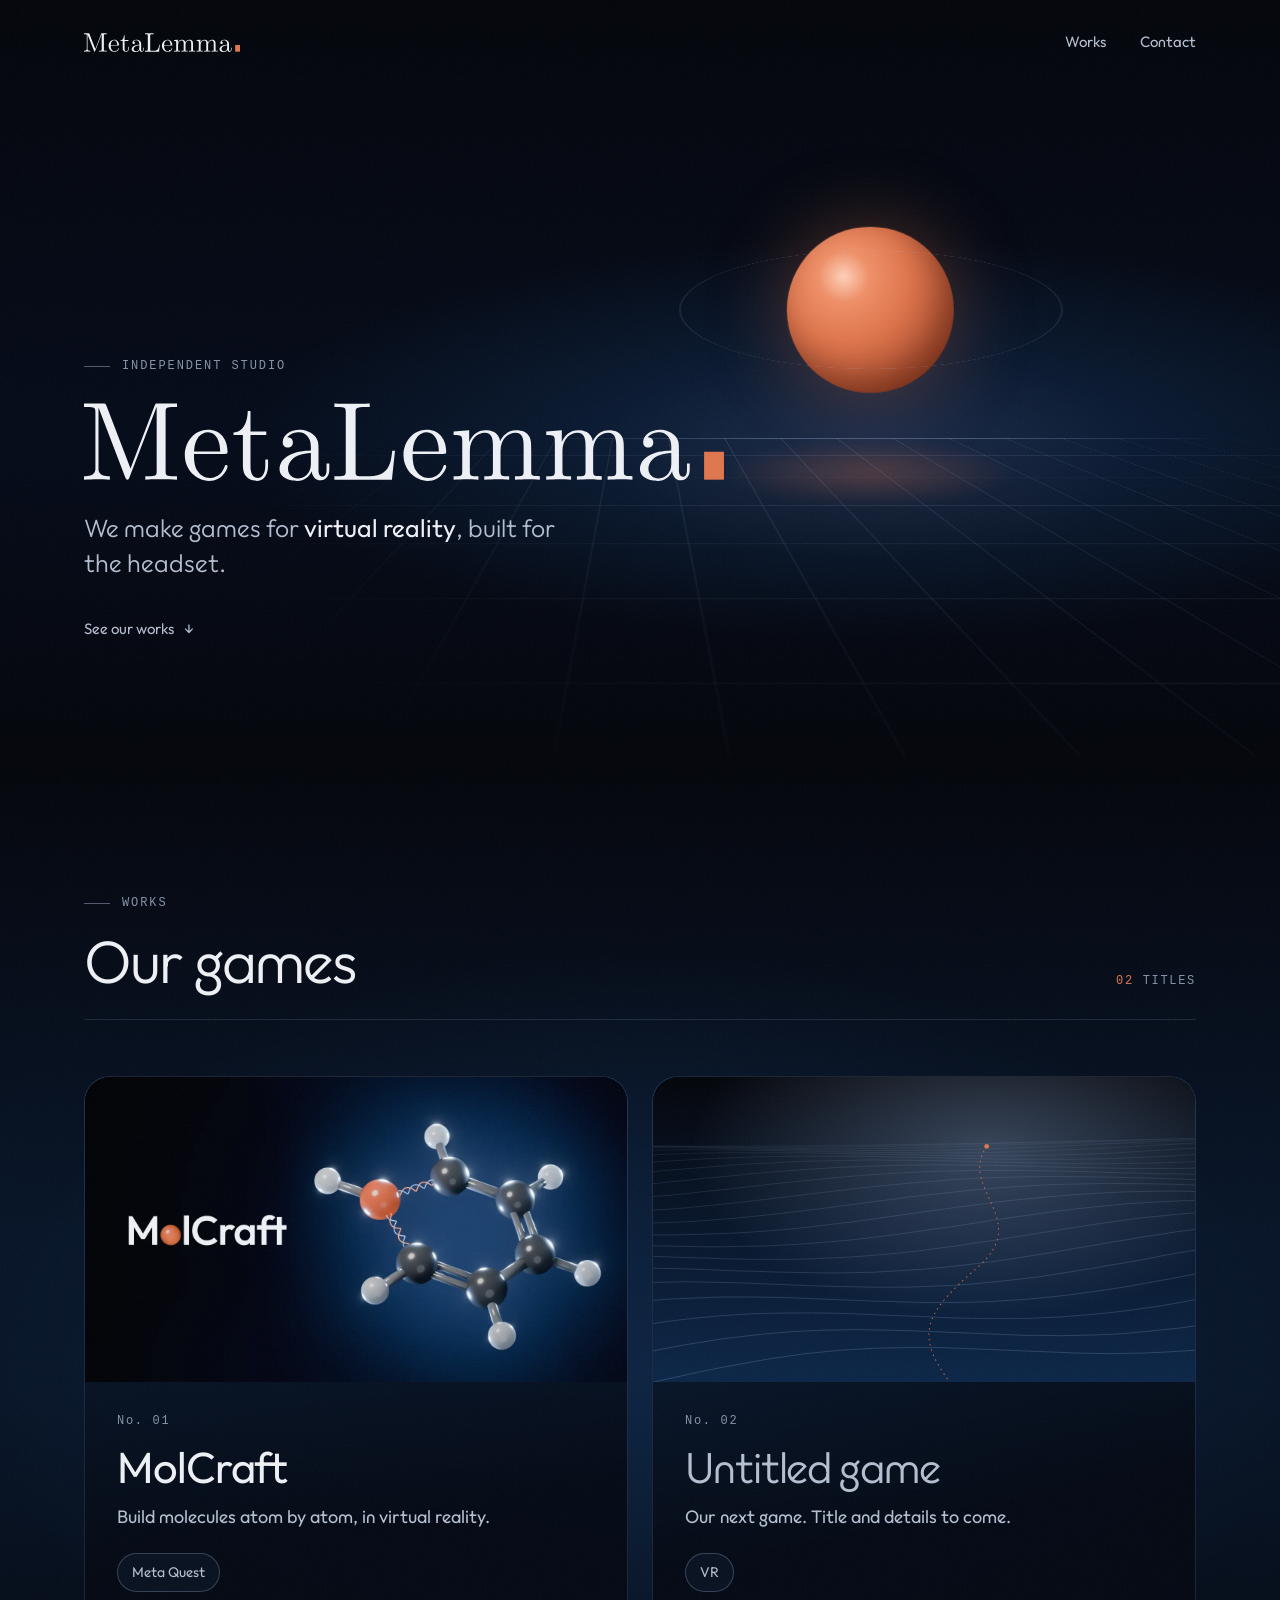
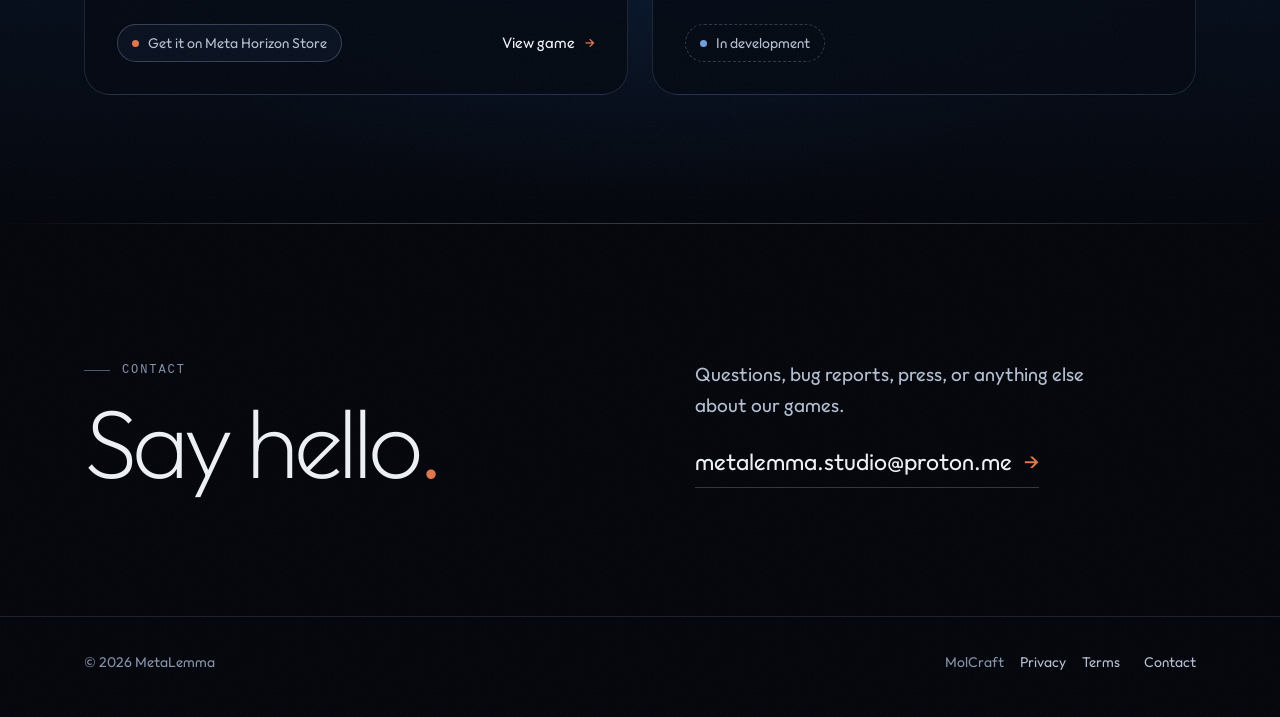
<file: index.html>
<!doctype html>
<html lang="en">
<head>
<meta charset="utf-8">
<meta name="viewport" content="width=device-width, initial-scale=1">
<title>MetaLemma — independent games for virtual reality</title>
<meta name="description" content="MetaLemma is an independent studio making games for virtual reality. Its first game, MolCraft, is out now on the Meta Horizon Store for Meta Quest.">
<meta name="theme-color" content="#02040a">
<meta property="og:type" content="website">
<meta property="og:site_name" content="MetaLemma">
<meta property="og:title" content="MetaLemma — independent games for virtual reality">
<meta property="og:description" content="An independent studio making games for virtual reality.">
<meta property="og:url" content="https://metalemma.github.io/">
<meta property="og:image" content="https://metalemma.github.io/assets/og.jpg">
<meta name="twitter:card" content="summary_large_image">
<link rel="icon" href="assets/favicon.ico" sizes="16x16 32x32 48x48">
<link rel="icon" type="image/svg+xml" href="assets/favicon.svg">
<link rel="apple-touch-icon" href="assets/apple-touch-icon.png">
<link rel="preload" href="assets/outfit.woff2" as="font" type="font/woff2" crossorigin>
<link rel="stylesheet" href="assets/site.css">
<style>
  @keyframes rise { from { opacity: 0; transform: translateY(16px); } }

  /* ---------- hero: an empty room in VR, with the studio's dot in it ---------- */
  .hero {
    position: relative; isolation: isolate; overflow: hidden;
    min-height: min(84svh, 820px);
    display: flex; align-items: flex-end;
  }
  .room { position: absolute; inset: 0; z-index: -1; pointer-events: none; }
  .room::before { /* horizon glow */
    content: ""; position: absolute; inset: 0;
    background:
      radial-gradient(ellipse 70% 38% at 68% 58%, rgba(28, 72, 130, 0.42), transparent 70%),
      radial-gradient(ellipse 30% 20% at 68% 60%, rgba(224, 118, 77, 0.10), transparent 70%),
      linear-gradient(180deg, var(--void) 0, #030a18 58%, var(--void));
  }
  .floor {
    position: absolute; left: -50%; right: -50%; top: 58%; height: 120%;
    transform-origin: 50% 0;
    transform: perspective(520px) rotateX(74deg);
    background-image:
      linear-gradient(rgba(169, 198, 240, 0.2) 1px, transparent 1px),
      linear-gradient(90deg, rgba(169, 198, 240, 0.2) 1px, transparent 1px);
    background-size: 56px 56px;
    background-position: 50% 0;
    animation: drift 14s linear infinite;
    /* a pool of floor around the orb (59% of this double-width plane is 68% of the screen),
       fading out before it reaches the headline or the bottom of the hero */
    --pool: radial-gradient(ellipse 22% 48% at 59% 0, #000 0, rgba(0,0,0,.55) 45%, transparent 100%);
    -webkit-mask-image: var(--pool); mask-image: var(--pool);
  }
  @keyframes drift { to { background-position: 50% 56px; } }
  .horizon {
    position: absolute; left: 0; right: 0; top: 58%; height: 1px;
    background: linear-gradient(90deg, transparent 42%, rgba(169, 198, 240, 0.32) 60%, rgba(169, 198, 240, 0.32) 76%, transparent 96%);
  }
  .orb {
    position: absolute; left: 68%; top: 41%;
    width: clamp(110px, 13vw, 190px); aspect-ratio: 1;
    transform: translate(-50%, -50%);
    animation: float 9s ease-in-out infinite;
  }
  .orb i {
    position: absolute; inset: 0; border-radius: 50%;
    background: radial-gradient(circle at 34% 30%, #ffd1bb 0, #f09068 16%, var(--coral) 40%, #a8492a 78%, #5e2512 100%);
    box-shadow: 0 0 80px rgba(224, 118, 77, 0.35), inset -10px -14px 30px rgba(40, 10, 0, 0.35);
  }
  .orb::before { /* the floor's reflection of the light */
    content: ""; position: absolute; left: 50%; top: 100%;
    width: 180%; height: 40%; transform: translate(-50%, 70%);
    border-radius: 50%;
    background: radial-gradient(closest-side, rgba(224, 118, 77, 0.28), transparent);
    filter: blur(6px);
    animation: shadow 9s ease-in-out infinite;
  }
  .orb::after { /* an orbit, tilted like the floor */
    content: ""; position: absolute; left: 50%; top: 50%;
    width: 230%; height: 230%; transform: translate(-50%, -50%) rotateX(72deg);
    border-radius: 50%;
    border: 1px solid rgba(169, 198, 240, 0.22);
  }
  @keyframes float { 50% { transform: translate(-50%, calc(-50% - 16px)); } }
  @keyframes shadow { 50% { transform: translate(-50%, calc(70% + 16px)) scale(.86); opacity: .7; } }

  .hero .wrap { width: 100%; padding-top: 140px; padding-bottom: clamp(70px, 9vw, 120px); }
  .hero-copy { max-width: 640px; }
  .hero .label { animation: rise .9s .1s both cubic-bezier(.2,.7,.2,1); }
  .hero h1 {
    margin: 26px 0 0;
    font-size: clamp(54px, 9.4vw, 132px);
    line-height: .9; font-weight: 200; letter-spacing: -0.055em;
    animation: rise 1s .2s both cubic-bezier(.2,.7,.2,1);
  }
  .hero h1 img { display: block; width: min(100%, 6.06em); height: auto; }
  .hero .lede {
    margin: 30px 0 0; max-width: 500px;
    font-size: clamp(20px, 2.1vw, 25px); line-height: 1.4; font-weight: 300; color: var(--ink-2);
    animation: rise 1s .34s both cubic-bezier(.2,.7,.2,1);
  }
  .hero .lede strong { color: var(--ink); font-weight: 400; }
  .hero .jump {
    display: inline-flex; align-items: center; gap: 10px; margin-top: 36px;
    color: var(--ink-2); text-decoration: none; font-size: 15px;
    animation: rise 1s .46s both cubic-bezier(.2,.7,.2,1);
  }
  .hero .jump:hover { color: var(--ink); }
  .hero .jump span { display: inline-block; transition: transform .25s; }
  .hero .jump:hover span { transform: translateY(3px); }

  /* ---------- sections ---------- */
  .sec { padding: clamp(80px, 10vw, 140px) 0; }
  .sec-head {
    display: flex; flex-wrap: wrap; align-items: flex-end; justify-content: space-between; gap: 18px 40px;
    padding-bottom: 28px; border-bottom: 1px solid var(--line);
  }
  .sec-head h2 {
    margin: 18px 0 0;
    font-size: clamp(36px, 4.8vw, 60px); line-height: 1; font-weight: 300; letter-spacing: -0.03em;
  }
  .count { font-family: var(--mono); font-size: 12px; letter-spacing: .14em; color: var(--ink-3); text-transform: uppercase; }
  .count b { color: var(--coral); font-weight: 400; }

  /* ---------- works: the centre of the page ---------- */
  .works {
    background:
      radial-gradient(ellipse 70% 55% at 50% 58%, rgba(20, 58, 108, 0.38), transparent 72%),
      linear-gradient(180deg, var(--void), var(--navy) 45%, var(--navy) 60%, var(--void));
  }

  /* ---------- game cards ----------
     One <article class="game"> per title; see the template comment in .games.
     The whole card opens the game's page (the title link is stretched over it);
     the store slot sits above that and is a real link only once the store page exists.
     With one title the card lays out wide; from two on they share a grid. */
  .games {
    margin-top: clamp(36px, 5vw, 56px);
    display: grid; gap: 24px;
    grid-template-columns: repeat(auto-fill, minmax(min(100%, 460px), 1fr));
  }
  .game {
    position: relative; display: flex; flex-direction: column;
    border: 1px solid var(--line); border-radius: 26px; overflow: hidden;
    background: linear-gradient(170deg, rgba(14, 38, 72, 0.55), rgba(3, 8, 18, 0.92) 70%);
    transition: border-color .35s, transform .5s cubic-bezier(.2,.7,.2,1), box-shadow .5s;
  }
  .game:hover {
    border-color: var(--line-strong); transform: translateY(-4px);
    box-shadow: 0 30px 70px -30px rgba(0, 0, 0, 0.8), 0 0 0 1px rgba(224, 118, 77, 0.12);
  }
  .game:focus-within { border-color: var(--coral); }
  .game figure { margin: 0; position: relative; overflow: hidden; aspect-ratio: 16 / 9; background: #020611; }
  .game figure img { width: 100%; height: 100%; object-fit: cover; transition: transform 1.2s cubic-bezier(.2,.7,.2,1); }
  .game:hover figure img { transform: scale(1.035); }
  .game-body { flex: 1; padding: 30px 32px 32px; display: flex; flex-direction: column; gap: 14px; }
  .game .no { font-family: var(--mono); font-size: 12px; letter-spacing: .14em; color: var(--ink-3); }
  .game h3 { margin: 0; font-size: clamp(32px, 3.4vw, 44px); line-height: 1; font-weight: 400; letter-spacing: -0.025em; }
  .game h3 a { color: inherit; text-decoration: none; }
  .game h3 a:focus-visible { outline: none; }
  .game h3 a::after { content: ""; position: absolute; inset: 0; z-index: 1; } /* whole card clickable */
  .game .pitch { margin: 0; color: var(--ink-2); font-size: 18px; max-width: 420px; }
  .game .meta { margin: 8px 0 0; padding: 0; list-style: none; display: flex; flex-wrap: wrap; gap: 10px; }
  .game .meta li, .game .store {
    display: inline-flex; align-items: center; gap: 9px;
    padding: 7px 14px; border-radius: 999px;
    border: 1px solid var(--line-strong); background: rgba(111, 159, 224, 0.06);
    font-size: 14px; color: var(--ink-2); text-decoration: none;
  }
  .game .store::before {
    content: ""; width: 7px; height: 7px; border-radius: 50%; background: var(--coral);
    box-shadow: 0 0 0 0 rgba(224, 118, 77, 0.6); animation: ping 2.4s ease-out infinite;
  }
  .game .status {
    display: inline-flex; align-items: center; gap: 9px;
    padding: 7px 14px; border-radius: 999px;
    border: 1px dashed var(--line-strong);
    font-size: 14px; color: var(--ink-2);
  }
  .game .status::before { content: ""; width: 7px; height: 7px; border-radius: 50%; background: var(--blue); }
  /* in development: no page to open, so no lift, and the title is not a link */
  .game.wip:hover { transform: none; box-shadow: none; border-color: var(--line); }
  .game.wip:hover figure img { transform: none; }
  .game.wip h3 { color: var(--ink-2); font-weight: 300; }
  a.store { position: relative; z-index: 2; color: var(--ink); border-color: rgba(224, 118, 77, 0.5); }
  a.store:hover { border-color: var(--coral); background: rgba(224, 118, 77, 0.12); }
  @keyframes ping { 70%, 100% { box-shadow: 0 0 0 8px rgba(224, 118, 77, 0); } }
  .game .actions { margin-top: auto; padding-top: 18px; display: flex; flex-wrap: wrap; align-items: center; justify-content: space-between; gap: 14px 24px; }
  .game .go { font-size: 15px; color: var(--ink); display: inline-flex; gap: 10px; }
  .game .go span { color: var(--coral); transition: transform .25s; }
  .game:hover .go span { transform: translateX(5px); }

  /* a single title gets the full width: the art at full size, the details in a row beneath it */
  @media (min-width: 1000px) {
    .game:only-child { grid-column: 1 / -1; }
    .game:only-child .game-body {
      display: grid; grid-template-columns: minmax(0, 1fr) auto; align-items: end;
      gap: 14px 40px; padding: 34px 40px 38px;
    }
    .game:only-child .no, .game:only-child h3, .game:only-child .pitch { grid-column: 1; }
    .game:only-child .meta { grid-column: 2; grid-row: 2; margin: 0; justify-content: flex-end; }
    .game:only-child .actions { grid-column: 2; grid-row: 3; margin: 0; padding: 0; justify-content: flex-end; }
  }

  /* ---------- contact ---------- */
  .contact { position: relative; overflow: hidden; }
  .contact::before { /* hairline that fades at both ends */
    content: ""; position: absolute; left: 0; right: 0; top: 0; height: 1px;
    background: linear-gradient(90deg, transparent, var(--line-strong) 25%, var(--line-strong) 75%, transparent);
  }
  .contact .wrap { display: grid; grid-template-columns: 1.1fr 1fr; gap: 40px 60px; align-items: end; }
  .contact h2 {
    margin: 18px 0 0;
    font-size: clamp(48px, 7.6vw, 104px); line-height: .92; font-weight: 200; letter-spacing: -0.05em;
  }
  .contact h2 span { color: var(--coral); }
  .contact p { margin: 0 0 24px; color: var(--ink-2); font-size: 19px; max-width: 440px; }
  .mail {
    display: inline-flex; align-items: center; gap: 12px;
    font-size: clamp(18px, 2vw, 23px); color: var(--ink); text-decoration: none;
    border-bottom: 1px solid var(--line-strong); padding-bottom: 6px;
    word-break: break-all;
  }
  .mail:hover { border-color: var(--coral); color: var(--ink); }
  .mail span { color: var(--coral); transition: transform .25s; }
  .mail:hover span { transform: translateX(4px); }

  .foot .group { display: inline-flex; gap: 16px; align-items: baseline; }
  .foot .group em { font-style: normal; color: var(--ink-3); }

  .js .reveal { opacity: 0; transform: translateY(22px); transition: opacity .9s cubic-bezier(.2,.7,.2,1), transform .9s cubic-bezier(.2,.7,.2,1); }
  .js .reveal.in { opacity: 1; transform: none; }

  @media (max-width: 900px) {
    .hero { min-height: auto; display: block; }
    .room { position: relative; inset: auto; height: 64vw; min-height: 300px; margin-top: 60px; }
    .floor, .horizon { top: 62%; }
    .floor { --pool: radial-gradient(ellipse 40% 60% at 50% 0, #000 0, rgba(0,0,0,.55) 45%, transparent 100%); }
    .horizon { background: linear-gradient(90deg, transparent 5%, rgba(169, 198, 240, 0.32) 35%, rgba(169, 198, 240, 0.32) 65%, transparent 95%); }
    .orb { left: 50%; top: 40%; width: 30vw; }
    .room::before { background: radial-gradient(ellipse 80% 40% at 50% 62%, rgba(28, 72, 130, 0.42), transparent 70%); }
    .hero .wrap { padding-top: 0; padding-bottom: 24px; }
    .hero h1 { margin-top: 18px; }
    .contact .wrap { grid-template-columns: 1fr; }
  }
  @media (max-width: 560px) {
    body { font-size: 16px; }
    .game-body { padding: 24px 22px 26px; }
    .game .actions { padding-top: 6px; }
    .game .pitch, .contact p { font-size: 17px; }
    .bar nav a.opt { display: none; }
  }
</style>
</head>
<body>
<a class="skip" href="#main">Skip to content</a>

<header class="bar">
  <div class="wrap">
    <a class="studio-mark" href="./" aria-label="MetaLemma home"><img src="assets/metalemma.svg" alt="" width="156" height="19"></a>
    <nav aria-label="Site">
      <a href="#works">Works</a>
      <a href="#contact">Contact</a>
    </nav>
  </div>
</header>

<main id="main">

  <section class="hero" aria-labelledby="studio-title">
    <div class="room" aria-hidden="true">
      <div class="floor"></div>
      <div class="horizon"></div>
      <div class="orb"><i></i></div>
    </div>
    <div class="wrap">
      <div class="hero-copy">
        <span class="label">Independent studio</span>
        <h1 id="studio-title"><img src="assets/metalemma.svg" alt="MetaLemma" width="786" height="96"></h1>
        <p class="lede">We make games for <strong>virtual reality</strong>, built for the headset.</p>
        <a class="jump" href="#works">See our works <span aria-hidden="true">↓</span></a>
      </div>
    </div>
  </section>

  <section class="sec works" id="works" aria-labelledby="works-title">
    <div class="wrap">
      <div class="sec-head reveal">
        <div>
          <span class="label">Works</span>
          <h2 id="works-title">Our games</h2>
        </div>
        <span class="count"><b>02</b> titles</span>
      </div>

      <div class="games">
        <!--
          To add a title, copy this template above or below the existing card and fill it in,
          then bump the count in .sec-head above. Art: 16:9, served as 800w/1440w webp plus a jpg.

          <article class="game reveal">
            <figure>
              <picture>
                <source type="image/webp" srcset="assets/GAME-cover-800.webp 800w, assets/GAME-cover-1440.webp 1440w" sizes="(min-width: 1000px) 50vw, 100vw">
                <img src="assets/GAME-cover-1120.jpg" width="1120" height="630" alt="GAME key art" loading="lazy">
              </picture>
            </figure>
            <div class="game-body">
              <span class="no">No. 02</span>
              <h3><a href="GAME/">Game title</a></h3>
              <p class="pitch">One-line pitch.</p>
              <ul class="meta"><li>Meta Quest</li></ul>
              <div class="actions">
                <span class="store">Coming to Meta Horizon Store</span>
                <span class="go" aria-hidden="true">View game <span>→</span></span>
              </div>
            </div>
          </article>

          Store slot: once the store page is live, replace the span with
          <a class="store" href="https://www.meta.com/experiences/...">Get it on Meta Horizon Store</a>
          Never put a placeholder URL there.

          A title in development has no page or store link yet: add the class "wip", keep the
          <h3> as plain text, and use a status chip instead of the store slot (see No. 02 below).
          When it gets a page, remove "wip", wrap the title in <a href="GAME/">, and swap in the
          normal actions row.
        -->
        <article class="game reveal">
          <figure>
            <picture>
              <source type="image/webp" srcset="assets/molcraft-cover-800.webp 800w, assets/molcraft-cover-1440.webp 1440w" sizes="(min-width: 1000px) 80vw, 100vw">
              <img src="assets/molcraft-cover-1120.jpg" width="1120" height="630" alt="MolCraft key art: a molecule ring with one coral atom, beside the MolCraft logotype" loading="lazy">
            </picture>
          </figure>
          <div class="game-body">
            <span class="no">No. 01</span>
            <h3><a href="molcraft/">MolCraft</a></h3>
            <p class="pitch">Build molecules atom by atom, in virtual reality.</p>
            <ul class="meta"><li>Meta Quest</li></ul>
            <div class="actions">
              <a class="store" href="https://www.meta.com/experiences/molcraft/1444650888735672/">Get it on Meta Horizon Store</a>
              <span class="go" aria-hidden="true">View game <span>→</span></span>
            </div>
          </div>
        </article>

        <article class="game wip reveal">
          <figure>
            <img src="assets/next-game-placeholder.svg" width="1600" height="900" alt="" loading="lazy">
          </figure>
          <div class="game-body">
            <span class="no">No. 02</span>
            <h3>Untitled game</h3>
            <p class="pitch">Our next game. Title and details to come.</p>
            <ul class="meta"><li>VR</li></ul>
            <div class="actions">
              <span class="status">In development</span>
            </div>
          </div>
        </article>
      </div>
    </div>
  </section>

  <section class="sec contact" id="contact" aria-labelledby="contact-title">
    <div class="wrap">
      <div class="reveal">
        <span class="label">Contact</span>
        <h2 id="contact-title">Say hello<span>.</span></h2>
      </div>
      <div class="reveal">
        <p>Questions, bug reports, press, or anything else about our games.</p>
        <a class="mail" href="mailto:metalemma.studio@proton.me">metalemma.studio@proton.me <span aria-hidden="true">→</span></a>
      </div>
    </div>
  </section>

</main>

<footer class="foot">
  <div class="wrap">
    <span>© 2026 MetaLemma</span>
    <span class="links">
      <span class="group"><em>MolCraft</em><a href="molcraft/privacy/">Privacy</a><a href="molcraft/terms/">Terms</a></span>
      <a href="mailto:metalemma.studio@proton.me">Contact</a>
    </span>
  </div>
</footer>

<script>
  // Fade sections in as they scroll into view. Without JS everything is simply visible.
  (function () {
    if (!('IntersectionObserver' in window)) return;
    document.documentElement.classList.add('js');
    var io = new IntersectionObserver(function (entries) {
      entries.forEach(function (e) {
        if (e.isIntersecting) { e.target.classList.add('in'); io.unobserve(e.target); }
      });
    }, { rootMargin: '0px 0px -8% 0px' });
    document.querySelectorAll('.reveal').forEach(function (el, i) {
      el.style.transitionDelay = (i % 3) * 90 + 'ms';
      io.observe(el);
    });
  })();
</script>
</body>
</html>
</file>
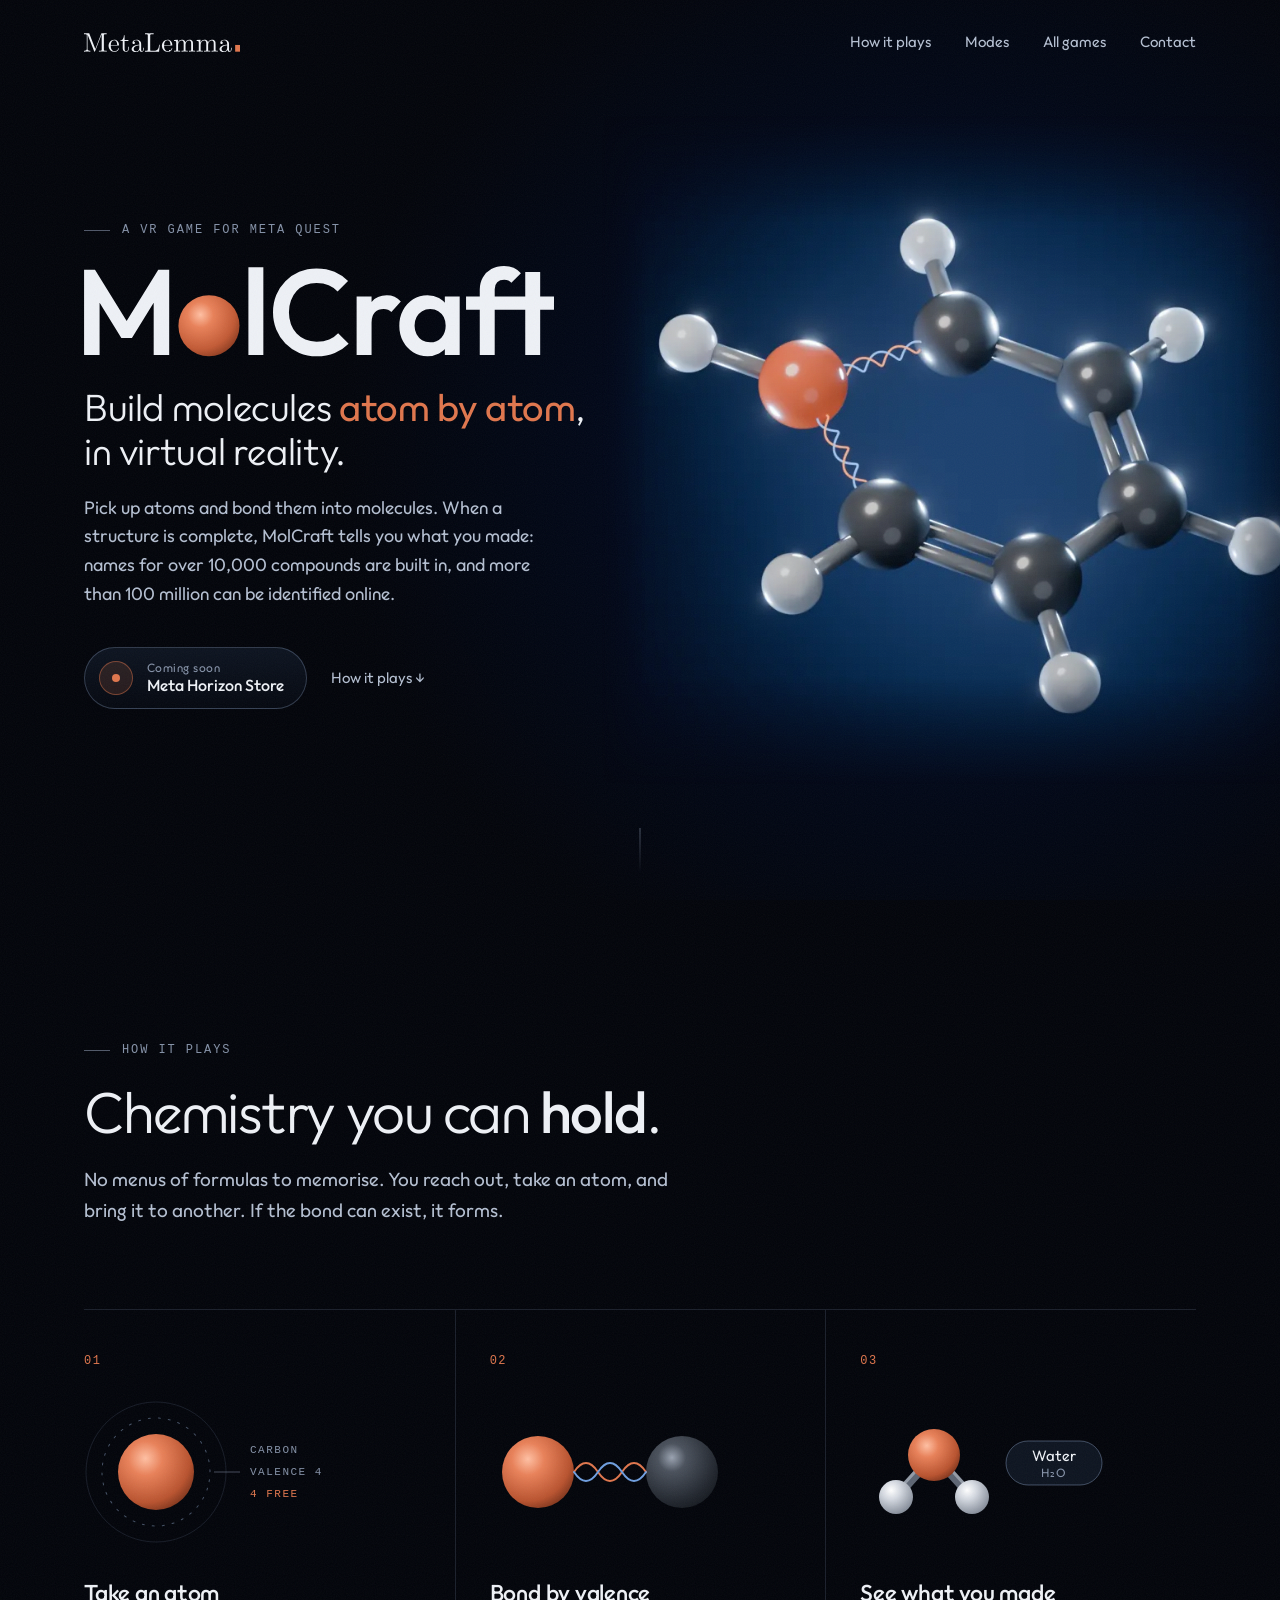
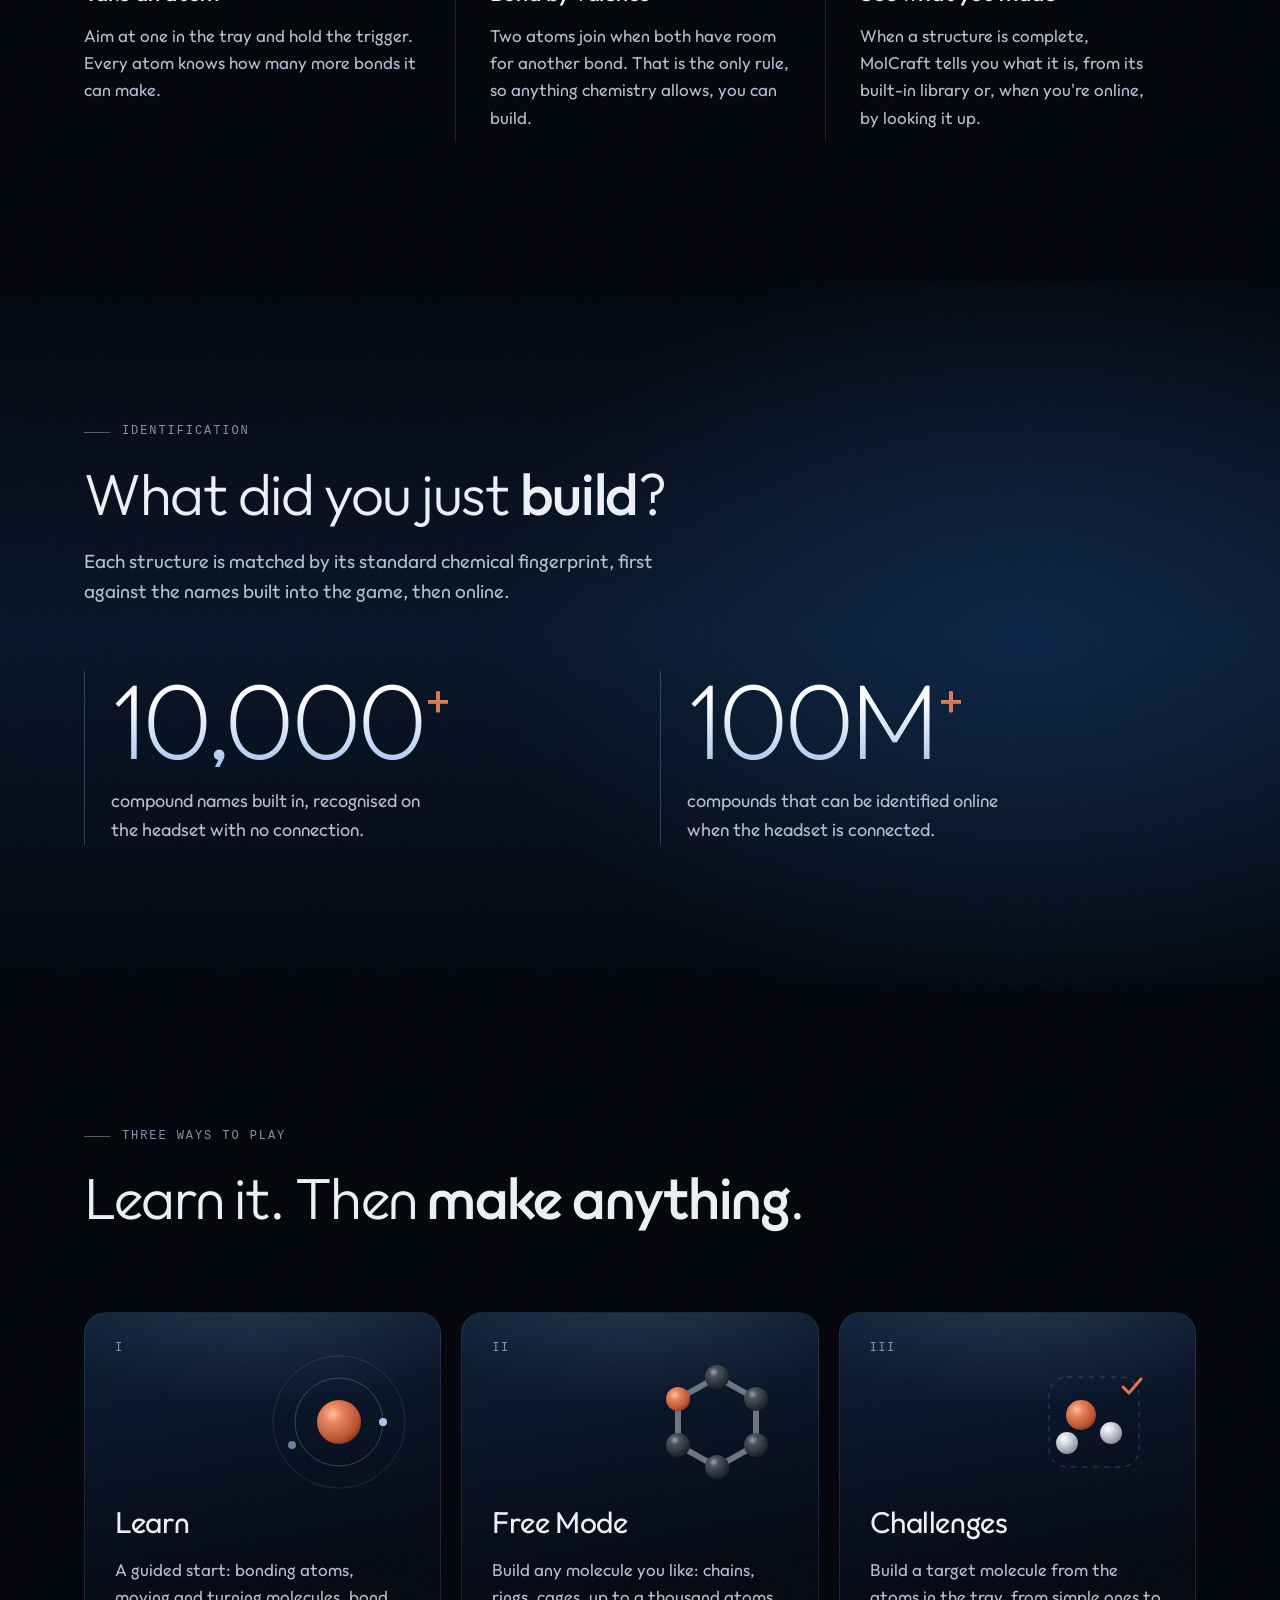
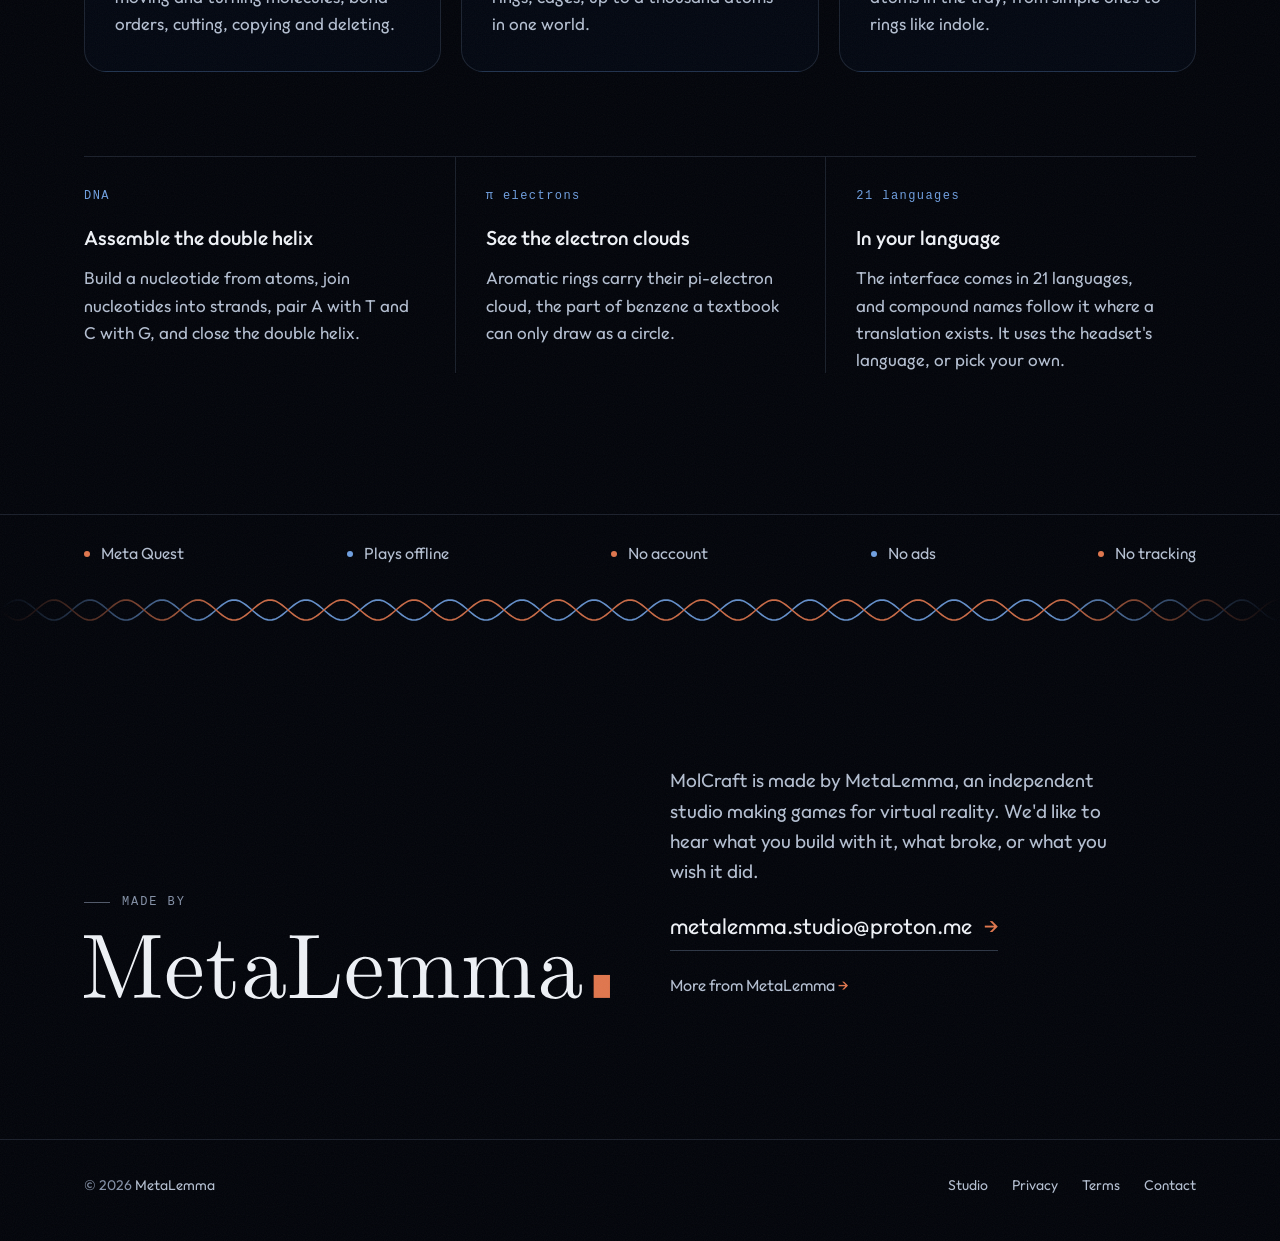
<file: molcraft/index.html>
<!doctype html>
<html lang="en">
<head>
<meta charset="utf-8">
<meta name="viewport" content="width=device-width, initial-scale=1">
<title>MolCraft — build molecules atom by atom in VR · MetaLemma</title>
<meta name="description" content="MolCraft is a VR game for Meta Quest from MetaLemma: pick up atoms, bond them into molecules, and see what you made.">
<meta name="theme-color" content="#02040a">
<meta property="og:type" content="website">
<meta property="og:site_name" content="MetaLemma">
<meta property="og:title" content="MolCraft — build molecules atom by atom in VR">
<meta property="og:description" content="A VR molecule-building game for Meta Quest, from MetaLemma.">
<meta property="og:url" content="https://metalemma.github.io/molcraft/">
<meta property="og:image" content="https://metalemma.github.io/assets/og.jpg">
<meta name="twitter:card" content="summary_large_image">
<link rel="icon" href="../assets/favicon.ico" sizes="16x16 32x32 48x48">
<link rel="icon" type="image/svg+xml" href="../assets/favicon.svg">
<link rel="apple-touch-icon" href="../assets/apple-touch-icon.png">
<link rel="preload" href="../assets/outfit.woff2" as="font" type="font/woff2" crossorigin>
<link rel="stylesheet" href="../assets/site.css">
<style>
  /* ---------- hero ---------- */
  .hero {
    position: relative;
    min-height: min(100svh, 980px);
    display: flex; align-items: center;
    isolation: isolate;
    overflow: hidden;
  }
  .hero::before { /* the blue pool of light behind the molecule */
    content: ""; position: absolute; z-index: -2;
    inset: 0;
    background:
      radial-gradient(ellipse 48% 62% at 74% 50%, rgba(0, 9, 30, 1) 0, rgba(0, 8, 27, 0.92) 50%, rgba(0, 8, 27, 0) 100%),
      radial-gradient(ellipse 30% 40% at 76% 50%, rgba(28, 72, 130, 0.35), transparent);
  }
  .hero-art {
    position: absolute; z-index: -1;
    right: max(-5vw, calc((100vw - 1560px) / 2));
    top: 50%;
    width: min(58vw, 920px);
    transform: translateY(-50%);
    --fade: linear-gradient(90deg, transparent, #000 6%, #000 86%, transparent), linear-gradient(transparent, #000 16%, #000 84%, transparent);
    -webkit-mask-image: var(--fade); -webkit-mask-composite: source-in;
            mask-image: var(--fade); mask-composite: intersect;
    animation: hover 11s ease-in-out infinite;
  }
  .hero-art img { width: 100%; height: auto; }
  @keyframes hover {
    0%, 100% { transform: translateY(-50%) rotate(0deg); }
    50% { transform: translateY(calc(-50% - 12px)) rotate(-0.6deg); }
  }
  .hero .wrap { width: 100%; padding-top: 110px; padding-bottom: 90px; }
  .hero-copy { max-width: 520px; }
  .hero .label { animation: rise .9s .1s both cubic-bezier(.2,.7,.2,1); }
  .wordmark {
    margin: 26px 0 0;
    width: min(100%, 470px);
    animation: rise 1s .2s both cubic-bezier(.2,.7,.2,1);
  }
  .wordmark svg { width: 100%; height: auto; overflow: visible; }
  .tagline {
    margin: 30px 0 0;
    font-size: clamp(26px, 3.1vw, 38px);
    line-height: 1.15; font-weight: 300; letter-spacing: -0.01em;
    animation: rise 1s .32s both cubic-bezier(.2,.7,.2,1);
  }
  .tagline em { font-style: normal; color: var(--coral); font-weight: 400; }
  .pitch {
    margin: 20px 0 0; max-width: 460px;
    color: var(--ink-2); font-size: 18px;
    animation: rise 1s .44s both cubic-bezier(.2,.7,.2,1);
  }
  .cta {
    margin-top: 38px; display: flex; flex-wrap: wrap; align-items: center; gap: 14px 24px;
    animation: rise 1s .56s both cubic-bezier(.2,.7,.2,1);
  }
  /* Not a link until the store page is live. To link it, change the span to
     <a class="store" href="https://www.meta.com/experiences/..."> and drop aria-disabled. */
  .store {
    display: inline-flex; align-items: center; gap: 14px;
    padding: 12px 22px 12px 14px;
    border: 1px solid var(--line-strong);
    border-radius: 999px;
    background: linear-gradient(180deg, rgba(111, 159, 224, 0.10), rgba(111, 159, 224, 0.03));
    color: var(--ink); text-decoration: none;
    backdrop-filter: blur(6px);
  }
  .store .glyph {
    width: 34px; height: 34px; border-radius: 50%;
    display: grid; place-items: center;
    background: rgba(224, 118, 77, 0.14);
    border: 1px solid rgba(224, 118, 77, 0.45);
  }
  .store .glyph i {
    width: 8px; height: 8px; border-radius: 50%; background: var(--coral);
    box-shadow: 0 0 0 0 rgba(224, 118, 77, 0.6);
    animation: ping 2.4s ease-out infinite;
  }
  @keyframes ping { 70%, 100% { box-shadow: 0 0 0 9px rgba(224, 118, 77, 0); } }
  .store small { display: block; font-size: 12px; color: var(--ink-3); letter-spacing: 0.04em; line-height: 1.3; }
  .store b { display: block; font-weight: 500; font-size: 16px; line-height: 1.3; }
  .cta .more { color: var(--ink-2); text-decoration: none; font-size: 15px; }
  .cta .more:hover { color: var(--ink); }
  .cta .more span { display: inline-block; transition: transform .25s; }
  .cta .more:hover span { transform: translateY(3px); }

  @keyframes rise { from { opacity: 0; transform: translateY(14px); } }

  .scroll-cue {
    position: absolute; left: 50%; bottom: 26px; transform: translateX(-50%);
    width: 1px; height: 46px;
    background: linear-gradient(var(--ink-3), transparent);
    opacity: .6;
  }

  /* ---------- sections ---------- */
  section { position: relative; }
  .sec { padding: clamp(80px, 11vw, 150px) 0; }
  .sec-head { display: grid; gap: 22px; max-width: 760px; }
  .sec-head h2 {
    margin: 0;
    font-size: clamp(34px, 4.6vw, 58px);
    line-height: 1.04; font-weight: 300; letter-spacing: -0.025em;
  }
  .sec-head h2 strong { font-weight: 500; }
  .sec-head p { margin: 0; color: var(--ink-2); font-size: 19px; max-width: 600px; }

  /* ---------- the three steps ---------- */
  .steps {
    margin-top: clamp(48px, 7vw, 84px);
    display: grid; grid-template-columns: repeat(3, 1fr);
    border-top: 1px solid var(--line);
  }
  .step {
    padding: 34px 34px 10px 0;
    position: relative;
  }
  .step + .step { padding-left: 34px; border-left: 1px solid var(--line); }
  .step .n {
    font-family: var(--mono); font-size: 12px; color: var(--coral); letter-spacing: .12em;
  }
  .step figure { margin: 26px 0 28px; height: 150px; display: grid; place-items: center start; }
  .step figure svg { height: 150px; width: auto; max-width: 100%; overflow: visible; }
  .step h3 { margin: 0 0 10px; font-size: 23px; font-weight: 500; letter-spacing: -0.01em; }
  .step p { margin: 0; color: var(--ink-2); }

  /* ---------- numbers ---------- */
  .numbers {
    background:
      radial-gradient(ellipse 60% 80% at 80% 50%, rgba(20, 58, 108, 0.45), transparent 70%),
      linear-gradient(180deg, var(--void), var(--navy) 50%, var(--void));
  }
  .numbers .wrap { display: grid; grid-template-columns: 1fr 1fr; gap: 64px 40px; align-items: start; }
  .numbers .sec-head { grid-column: 1 / -1; }
  .num { border-left: 1px solid var(--line-strong); padding-left: 26px; }
  .num .big {
    display: block;
    font-size: clamp(64px, 8.4vw, 120px);
    line-height: .9; font-weight: 200; letter-spacing: -0.045em;
    background: linear-gradient(180deg, #fff 30%, var(--blue-soft));
    -webkit-background-clip: text; background-clip: text; color: transparent;
  }
  .num .big sup { font-size: .45em; vertical-align: .85em; color: var(--coral); -webkit-text-fill-color: var(--coral); font-weight: 300; margin-left: .04em; }
  .num p { margin: 20px 0 0; color: var(--ink-2); max-width: 320px; font-size: 18px; }

  /* ---------- modes ---------- */
  .modes {
    margin-top: clamp(48px, 7vw, 84px);
    display: grid; grid-template-columns: repeat(3, 1fr); gap: 20px;
  }
  .mode {
    position: relative; overflow: hidden;
    border: 1px solid var(--line);
    border-radius: 22px;
    padding: 30px 30px 34px;
    min-height: 360px;
    display: flex; flex-direction: column; justify-content: flex-end;
    background: linear-gradient(170deg, rgba(14, 38, 72, 0.7), rgba(3, 8, 18, 0.9) 70%);
    transition: border-color .3s, transform .4s cubic-bezier(.2,.7,.2,1);
  }
  .mode:hover { border-color: var(--line-strong); transform: translateY(-4px); }
  .mode::before { /* rim light, as in the render */
    content: ""; position: absolute; inset: 0; border-radius: inherit; pointer-events: none;
    background: radial-gradient(120% 60% at 50% -10%, rgba(169, 198, 240, 0.16), transparent 60%);
  }
  .mode .tag { position: absolute; top: 26px; left: 30px; font-family: var(--mono); font-size: 12px; color: var(--ink-3); letter-spacing: .12em; }
  .mode svg { position: absolute; top: 34px; right: 26px; width: 150px; height: 150px; }
  .mode h3 { margin: 0 0 10px; font-size: 30px; font-weight: 400; letter-spacing: -0.015em; }
  .mode p { margin: 0; color: var(--ink-2); }

  /* ---------- details ---------- */
  .details { margin-top: clamp(48px, 7vw, 84px); display: grid; grid-template-columns: repeat(3, 1fr); gap: 0; border-top: 1px solid var(--line); }
  .detail { padding: 30px 30px 0 0; }
  .detail + .detail { padding-left: 30px; border-left: 1px solid var(--line); }
  .detail h3 { margin: 0 0 10px; font-size: 20px; font-weight: 500; }
  .detail p { margin: 0; color: var(--ink-2); }
  .detail .k { display: block; font-family: var(--mono); font-size: 12px; color: var(--blue); letter-spacing: .12em; margin-bottom: 16px; }

  /* ---------- facts strip ---------- */
  .facts {
    border-top: 1px solid var(--line);
    padding: 26px 0 30px;
  }
  .facts ul {
    list-style: none; margin: 0; padding: 0;
    display: flex; flex-wrap: wrap; justify-content: space-between; gap: 14px 30px;
    font-size: 16px; color: var(--ink-2);
  }
  .facts li { display: inline-flex; align-items: center; gap: 11px; }
  .facts li::before { content: ""; width: 6px; height: 6px; border-radius: 50%; background: var(--coral); }
  .facts li:nth-child(even)::before { background: var(--blue); }

  /* ---------- studio ---------- */
  .studio .wrap { display: grid; grid-template-columns: 1fr 1fr; gap: 60px; align-items: end; }
  .studio .studio-name {
    margin: 22px 0 0;
    font-size: clamp(56px, 10vw, 148px); line-height: .9; font-weight: 200; letter-spacing: -0.05em;
  }
  .studio .studio-name img { display: block; width: min(100%, 6.06em); height: auto; }
  .studio p.lede { margin: 0 0 22px; color: var(--ink-2); font-size: 19px; max-width: 470px; }
  .mail {
    display: inline-flex; align-items: center; gap: 12px;
    font-size: clamp(18px, 2vw, 22px); color: var(--ink); text-decoration: none;
    border-bottom: 1px solid var(--line-strong); padding-bottom: 6px;
  }
  .mail:hover { border-color: var(--coral); color: var(--ink); }
  .mail span { color: var(--coral); transition: transform .25s; }
  .studio .studio-name a { color: inherit; text-decoration: none; }
  .studio-link { display: table; margin-top: 22px; color: var(--ink-2); text-decoration: none; font-size: 16px; }
  .studio-link span { display: inline-block; color: var(--coral); transition: transform .25s; }
  .studio-link:hover { color: var(--ink); }
  .studio-link:hover span { transform: translateX(4px); }
  .mail:hover span { transform: translateX(4px); }

  /* ---------- reveal on scroll ---------- */
  .js .reveal { opacity: 0; transform: translateY(22px); transition: opacity .9s cubic-bezier(.2,.7,.2,1), transform .9s cubic-bezier(.2,.7,.2,1); }
  .js .reveal.in { opacity: 1; transform: none; }

  /* ---------- small screens ---------- */
  @media (max-width: 1200px) and (min-width: 901px) {
    .hero-art { width: 52vw; right: -2vw; }
    .hero-copy { max-width: 46vw; }
    .wordmark { width: min(100%, 400px); }
  }
  @media (max-width: 900px) {
    .hero { min-height: auto; display: block; }
    .hero::before { background: radial-gradient(ellipse 90% 34% at 50% 22%, rgba(0, 8, 27, 1), rgba(0, 8, 27, 0)); }
    .hero-art {
      position: relative; right: auto; top: auto;
      width: 118vw; margin: 70px -9vw -10vw; transform: none;
      animation-name: hover-m;
    }
    @keyframes hover-m { 50% { transform: translateY(-8px); } }
    .hero .wrap { padding-top: 0; padding-bottom: 72px; }
    .scroll-cue { display: none; }
    .steps, .details { grid-template-columns: 1fr; }
    .step, .step + .step, .detail, .detail + .detail { padding: 30px 0; border-left: 0; }
    .step + .step, .detail + .detail { border-top: 1px solid var(--line); }
    .step figure { height: 120px; margin: 18px 0 20px; }
    .step figure svg { height: 120px; }
    .modes { grid-template-columns: 1fr; }
    .mode { min-height: 280px; }
    .studio .wrap { grid-template-columns: 1fr; gap: 30px; }
  }
  @media (max-width: 560px) {
    body { font-size: 16px; }
    .bar nav a.opt { display: none; }
    .numbers .wrap { grid-template-columns: 1fr; gap: 34px; }
    .facts ul { justify-content: flex-start; }
    .sec-head p, .studio p.lede { font-size: 17px; }
  }
</style>
</head>
<body>
<a class="skip" href="#main">Skip to content</a>

<header class="bar">
  <div class="wrap">
    <a class="studio-mark" href="../" aria-label="MetaLemma home"><img src="../assets/metalemma.svg" alt="" width="156" height="19"></a>
    <nav aria-label="Site">
      <a class="opt" href="#molcraft">How it plays</a>
      <a class="opt" href="#modes">Modes</a>
      <a href="../#games">All games</a>
      <a href="#studio">Contact</a>
    </nav>
  </div>
</header>

<main id="main">

  <section class="hero" aria-labelledby="molcraft-title">
    <div class="hero-art" aria-hidden="true">
      <picture>
        <source type="image/webp" srcset="../assets/molecule-900.webp 900w, ../assets/molecule-1600.webp 1600w" sizes="(max-width: 900px) 118vw, 58vw">
        <img src="../assets/molecule-1100.jpg" width="1600" height="1440" alt="" fetchpriority="high">
      </picture>
    </div>
    <div class="wrap">
      <div class="hero-copy">
        <span class="label">A VR game for Meta Quest</span>
        <h1 class="wordmark" id="molcraft-title">
          <svg viewBox="73 -732 3865 742" role="img" aria-label="MolCraft">
            <defs>
              <radialGradient id="atom" cx="0.36" cy="0.32" r="0.75">
                <stop offset="0" stop-color="#ffc0a3"/>
                <stop offset="0.28" stop-color="#e98159"/>
                <stop offset="0.75" stop-color="#c25a35"/>
                <stop offset="1" stop-color="#8a3a1f"/>
              </radialGradient>
            </defs>
            <path fill="#eef1f6" d="M73.4 0V-701.8H163.2L450.3 -236.5H396.7L683.6 -701.8H773.4V0H645.9V-480.9L672.3 -473.7L467 -140.8H379.8L174.6 -473.7L200.9 -480.9V0Z M1424.9 0V-721.8H1547.8V0Z M1985.6 10.3Q1908.7 10.3 1843.3 -17.2Q1777.8 -44.7 1729.1 -94.3Q1680.3 -143.8 1653.8 -209.7Q1627.3 -275.5 1627.3 -351.1Q1627.3 -426.8 1653.8 -492.5Q1680.3 -558.3 1729 -607.3Q1777.7 -656.3 1843 -684.2Q1908.4 -712.1 1985.3 -712.1Q2070 -712.1 2133 -684.4Q2196.1 -656.7 2244.5 -609L2158.2 -522.6Q2128.3 -555.4 2085.3 -573.8Q2042.3 -592.2 1985.3 -592.2Q1935.1 -592.2 1893.5 -574.9Q1851.9 -557.7 1821.5 -525.5Q1791.2 -493.2 1774.7 -448.8Q1758.2 -404.4 1758.2 -351.1Q1758.2 -297.6 1774.7 -253.1Q1791.2 -208.7 1821.5 -176.5Q1851.9 -144.3 1893.5 -126.9Q1935.1 -109.6 1985.3 -109.6Q2046.4 -109.6 2089.5 -128.3Q2132.7 -147 2162.9 -179.9L2249.4 -93.5Q2200.6 -44.9 2135.5 -17.3Q2070.3 10.3 1985.6 10.3Z M2314.9 0V-481.8H2437.8V0ZM2437.8 -266.8 2391.9 -295.2Q2397.6 -384.5 2439.6 -438.2Q2481.6 -491.8 2562.7 -491.8Q2598.4 -491.8 2626.7 -479.6Q2655 -467.3 2678.5 -440.4L2600.8 -354.1Q2588.7 -367.2 2573.1 -373.1Q2557.4 -379 2536.9 -379Q2493.3 -379 2465.6 -351.7Q2437.8 -324.4 2437.8 -266.8Z M2897.5 10Q2831.9 10 2779.3 -23Q2726.7 -56 2696.3 -112.7Q2665.9 -169.3 2665.9 -240.1Q2665.9 -311.7 2696.3 -368.4Q2726.7 -425.1 2779.3 -458.5Q2831.9 -491.8 2897.5 -491.8Q2950.7 -491.8 2992.3 -469.7Q3033.9 -447.5 3058.8 -408.8Q3083.7 -370 3084.8 -320.7V-161.1Q3083.7 -111.8 3059.2 -73Q3034.7 -34.3 2992.7 -12.1Q2950.7 10 2897.5 10ZM2919.4 -104.2Q2976.8 -104.2 3012 -142.6Q3047.3 -181 3047.3 -240.9Q3047.3 -281.2 3031.3 -312Q3015.4 -342.8 2986.7 -360.2Q2958 -377.6 2919.6 -377.6Q2882 -377.6 2853.3 -360.2Q2824.6 -342.8 2808 -311.9Q2791.5 -281 2791.5 -240.9Q2791.5 -200.8 2808 -169.9Q2824.4 -139 2853.2 -121.6Q2882 -104.2 2919.4 -104.2ZM3040.4 0V-129.5L3060.6 -246.9L3040.4 -363.4V-481.8H3162.6V0Z M3327.7 0V-538.3Q3327.7 -594.7 3352.7 -638.3Q3377.7 -681.8 3422.7 -707Q3467.6 -732.1 3527.3 -732.1Q3573.1 -732.1 3606 -716.7Q3638.9 -701.2 3666.2 -672.9L3587.7 -594.4Q3576.4 -605.8 3562.9 -612.3Q3549.3 -618.7 3528.8 -618.7Q3491.4 -618.7 3471 -598.4Q3450.6 -578 3450.6 -540.5V0ZM3214.9 -372.8V-481.8H3594.1V-372.8Z M3701.7 0V-682.1H3824.6V0ZM3588.2 -372.8V-481.8H3938.1V-372.8Z"/>
            <circle fill="url(#atom)" cx="1100.4" cy="-240.9" r="251.2"/>
          </svg>
        </h1>
        <p class="tagline">Build molecules <em>atom by atom</em>, in virtual reality.</p>
        <p class="pitch">Pick up atoms and bond them into molecules. When a structure is complete, MolCraft tells you what you made: names for over 10,000 compounds are built in, and more than 100 million can be identified online.</p>
        <div class="cta">
          <span class="store" aria-disabled="true">
            <span class="glyph" aria-hidden="true"><i></i></span>
            <span><small>Coming soon</small><b>Meta Horizon Store</b></span>
          </span>
          <a class="more" href="#molcraft">How it plays <span aria-hidden="true">↓</span></a>
        </div>
      </div>
    </div>
    <div class="scroll-cue" aria-hidden="true"></div>
  </section>

  <section class="sec" id="molcraft" aria-labelledby="how-title">
    <div class="wrap">
      <div class="sec-head reveal">
        <span class="label">How it plays</span>
        <h2 id="how-title">Chemistry you can <strong>hold</strong>.</h2>
        <p>No menus of formulas to memorise. You reach out, take an atom, and bring it to another. If the bond can exist, it forms.</p>
      </div>

      <div class="steps">
        <article class="step reveal">
          <span class="n">01</span>
          <figure aria-hidden="true">
            <svg viewBox="-6 0 246 150">
              <defs>
                <radialGradient id="g-coral" cx=".36" cy=".32" r=".75"><stop offset="0" stop-color="#ffc0a3"/><stop offset=".3" stop-color="#e98159"/><stop offset=".78" stop-color="#b9532f"/><stop offset="1" stop-color="#7a321a"/></radialGradient>
                <radialGradient id="g-metal" cx=".36" cy=".3" r=".78"><stop offset="0" stop-color="#9aa3b1"/><stop offset=".25" stop-color="#4a515c"/><stop offset=".8" stop-color="#20252d"/><stop offset="1" stop-color="#14181e"/></radialGradient>
                <radialGradient id="g-h" cx=".36" cy=".3" r=".78"><stop offset="0" stop-color="#ffffff"/><stop offset=".35" stop-color="#d4d9e1"/><stop offset="1" stop-color="#7d8592"/></radialGradient>
                <linearGradient id="g-bond" x1="0" y1="0" x2="0" y2="1"><stop offset="0" stop-color="#c5ccd6"/><stop offset=".5" stop-color="#7c8592"/><stop offset="1" stop-color="#3a4049"/></linearGradient>
              </defs>
              <circle cx="66" cy="75" r="38" fill="url(#g-coral)"/>
              <circle cx="66" cy="75" r="54" fill="none" stroke="#a9c6f0" stroke-opacity=".4" stroke-dasharray="2 8" stroke-linecap="round">
                <animateTransform attributeName="transform" type="rotate" from="0 66 75" to="360 66 75" dur="40s" repeatCount="indefinite"/>
              </circle>
              <circle cx="66" cy="75" r="70" fill="none" stroke="#a9c6f0" stroke-opacity=".12"/>
              <g font-family="ui-monospace, Menlo, monospace" font-size="11" fill="#8592a8" letter-spacing="1.5">
                <text x="160" y="56">CARBON</text>
                <text x="160" y="78">VALENCE 4</text>
                <text x="160" y="100" fill="#e0764d">4 FREE</text>
              </g>
              <line x1="124" y1="75" x2="150" y2="75" stroke="#8592a8" stroke-opacity=".5"/>
            </svg>
          </figure>
          <h3>Take an atom</h3>
          <p>Aim at one in the tray and hold the trigger. Every atom knows how many more bonds it can make.</p>
        </article>

        <article class="step reveal">
          <span class="n">02</span>
          <figure aria-hidden="true">
            <svg viewBox="0 0 240 150">
              <circle cx="48" cy="75" r="36" fill="url(#g-coral)"/>
              <circle cx="192" cy="75" r="36" fill="url(#g-metal)"/>
              <g fill="none" stroke-width="2" stroke-linecap="round">
                <path id="strand-a" stroke="#e0764d" d="M84 75 C 92 63, 100 63, 108 75 S 124 87, 132 75 S 148 63, 156 75"/>
                <path stroke="#6f9fe0" d="M84 75 C 92 87, 100 87, 108 75 S 124 63, 132 75 S 148 87, 156 75"/>
              </g>
            </svg>
          </figure>
          <h3>Bond by valence</h3>
          <p>Two atoms join when both have room for another bond. That is the only rule, so anything chemistry allows, you can build.</p>
        </article>

        <article class="step reveal">
          <span class="n">03</span>
          <figure aria-hidden="true">
            <svg viewBox="0 0 250 150">
              <g>
                <g stroke-linecap="round"><line x1="74" y1="58" x2="36" y2="100" stroke="#5d6573" stroke-width="9"/><line x1="74" y1="58" x2="112" y2="100" stroke="#5d6573" stroke-width="9"/>
                <line x1="72" y1="56" x2="34" y2="98" stroke="#aab2bd" stroke-width="3" stroke-opacity=".7"/><line x1="76" y1="56" x2="114" y2="98" stroke="#aab2bd" stroke-width="3" stroke-opacity=".7"/></g>
                <circle cx="74" cy="58" r="26" fill="url(#g-coral)"/>
                <circle cx="36" cy="100" r="17" fill="url(#g-h)"/>
                <circle cx="112" cy="100" r="17" fill="url(#g-h)"/>
              </g>
              <g>
                <rect x="146" y="44" width="96" height="44" rx="22" fill="rgba(111,159,224,.10)" stroke="rgba(169,198,240,.35)"/>
                <text x="194" y="64" text-anchor="middle" font-family="Outfit, sans-serif" font-size="15" fill="#eef1f6">Water</text>
                <text x="194" y="80" text-anchor="middle" font-family="Outfit, sans-serif" font-size="12" fill="#8592a8" letter-spacing="1">H₂O</text>
              </g>
            </svg>
          </figure>
          <h3>See what you made</h3>
          <p>When a structure is complete, MolCraft tells you what it is, from its built-in library or, when you're online, by looking it up.</p>
        </article>
      </div>
    </div>
  </section>

  <section class="sec numbers" aria-labelledby="num-title">
    <div class="wrap">
      <div class="sec-head reveal">
        <span class="label">Identification</span>
        <h2 id="num-title">What did you just <strong>build</strong>?</h2>
        <p>Each structure is matched by its standard chemical fingerprint, first against the names built into the game, then online.</p>
      </div>
      <div class="num reveal">
        <span class="big">10,000<sup>+</sup></span>
        <p>compound names built in, recognised on the headset with no connection.</p>
      </div>
      <div class="num reveal">
        <span class="big">100M<sup>+</sup></span>
        <p>compounds that can be identified online when the headset is connected.</p>
      </div>
    </div>
  </section>

  <section class="sec" id="modes" aria-labelledby="modes-title">
    <div class="wrap">
      <div class="sec-head reveal">
        <span class="label">Three ways to play</span>
        <h2 id="modes-title">Learn it. Then <strong>make anything</strong>.</h2>
      </div>
      <div class="modes">
        <article class="mode reveal">
          <span class="tag">I</span>
          <svg viewBox="0 0 150 150" aria-hidden="true">
            <circle cx="75" cy="75" r="22" fill="url(#g-coral)"/>
            <circle cx="75" cy="75" r="44" fill="none" stroke="#a9c6f0" stroke-opacity=".28"/>
            <circle cx="75" cy="75" r="66" fill="none" stroke="#a9c6f0" stroke-opacity=".14"/>
            <circle cx="119" cy="75" r="4" fill="#a9c6f0"/>
            <circle cx="28" cy="98" r="4" fill="#a9c6f0" opacity=".6"/>
          </svg>
          <h3>Learn</h3>
          <p>A guided start: bonding atoms, moving and turning molecules, bond orders, cutting, copying and deleting.</p>
        </article>
        <article class="mode reveal">
          <span class="tag">II</span>
          <svg viewBox="0 0 150 150" aria-hidden="true">
            <g stroke="#6b7482" stroke-width="6" stroke-linecap="round">
              <line x1="75" y1="30" x2="114" y2="52"/><line x1="114" y1="52" x2="114" y2="98"/><line x1="114" y1="98" x2="75" y2="120"/>
              <line x1="75" y1="120" x2="36" y2="98"/><line x1="36" y1="98" x2="36" y2="52"/><line x1="36" y1="52" x2="75" y2="30"/>
            </g>
            <circle cx="75" cy="30" r="12" fill="url(#g-metal)"/><circle cx="114" cy="52" r="12" fill="url(#g-metal)"/>
            <circle cx="114" cy="98" r="12" fill="url(#g-metal)"/><circle cx="75" cy="120" r="12" fill="url(#g-metal)"/>
            <circle cx="36" cy="98" r="12" fill="url(#g-metal)"/><circle cx="36" cy="52" r="12" fill="url(#g-coral)"/>
          </svg>
          <h3>Free Mode</h3>
          <p>Build any molecule you like: chains, rings, cages, up to a thousand atoms in one world.</p>
        </article>
        <article class="mode reveal">
          <span class="tag">III</span>
          <svg viewBox="0 0 150 150" aria-hidden="true">
            <rect x="30" y="30" width="90" height="90" rx="18" fill="none" stroke="#a9c6f0" stroke-opacity=".28" stroke-dasharray="5 6"/>
            <circle cx="62" cy="68" r="15" fill="url(#g-coral)"/>
            <circle cx="92" cy="86" r="11" fill="url(#g-h)"/>
            <circle cx="48" cy="96" r="11" fill="url(#g-h)"/>
            <path d="M104 40 l6 6 l12 -14" fill="none" stroke="#e0764d" stroke-width="3" stroke-linecap="round" stroke-linejoin="round"/>
          </svg>
          <h3>Challenges</h3>
          <p>Build a target molecule from the atoms in the tray, from simple ones to rings like indole.</p>
        </article>
      </div>

      <div class="details">
        <div class="detail reveal">
          <span class="k">DNA</span>
          <h3>Assemble the double helix</h3>
          <p>Build a nucleotide from atoms, join nucleotides into strands, pair A with T and C with G, and close the double helix.</p>
        </div>
        <div class="detail reveal">
          <span class="k">π electrons</span>
          <h3>See the electron clouds</h3>
          <p>Aromatic rings carry their pi-electron cloud, the part of benzene a textbook can only draw as a circle.</p>
        </div>
        <div class="detail reveal">
          <span class="k">21 languages</span>
          <h3>In your language</h3>
          <p>The interface comes in 21 languages, and compound names follow it where a translation exists. It uses the headset's language, or pick your own.</p>
        </div>
      </div>
    </div>
  </section>

  <div class="facts" role="region" aria-label="At a glance">
    <div class="wrap">
      <ul>
        <li>Meta Quest</li>
        <li>Plays offline</li>
        <li>No account</li>
        <li>No ads</li>
        <li>No tracking</li>
      </ul>
    </div>
  </div>

  <div class="braid" aria-hidden="true" style="opacity:.9"></div>

  <section class="sec studio" id="studio" aria-labelledby="studio-title">
    <div class="wrap">
      <div class="reveal">
        <span class="label">Made by</span>
        <p class="studio-name" id="studio-title"><a href="../"><img src="../assets/metalemma.svg" alt="MetaLemma" width="786" height="96"></a></p>
      </div>
      <div class="reveal">
        <p class="lede">MolCraft is made by MetaLemma, an independent studio making games for virtual reality. We'd like to hear what you build with it, what broke, or what you wish it did.</p>
        <a class="mail" href="mailto:metalemma.studio@proton.me">metalemma.studio@proton.me <span aria-hidden="true">→</span></a>
        <a class="studio-link" href="../">More from MetaLemma <span aria-hidden="true">→</span></a>
      </div>
    </div>
  </section>

</main>

<footer class="foot">
  <div class="wrap">
    <span>© 2026 <a href="../">MetaLemma</a></span>
    <span class="links">
      <a href="../">Studio</a>
      <a href="privacy/">Privacy</a>
      <a href="terms/">Terms</a>
      <a href="mailto:metalemma.studio@proton.me">Contact</a>
    </span>
  </div>
</footer>

<script>
  // Fade sections in as they scroll into view. Without JS everything is simply visible.
  (function () {
    if (!('IntersectionObserver' in window)) return;
    document.documentElement.classList.add('js');
    var io = new IntersectionObserver(function (entries) {
      entries.forEach(function (e) {
        if (e.isIntersecting) { e.target.classList.add('in'); io.unobserve(e.target); }
      });
    }, { rootMargin: '0px 0px -8% 0px' });
    document.querySelectorAll('.reveal').forEach(function (el, i) {
      el.style.transitionDelay = (i % 3) * 90 + 'ms';
      io.observe(el);
    });
  })();
</script>
</body>
</html>
</file>
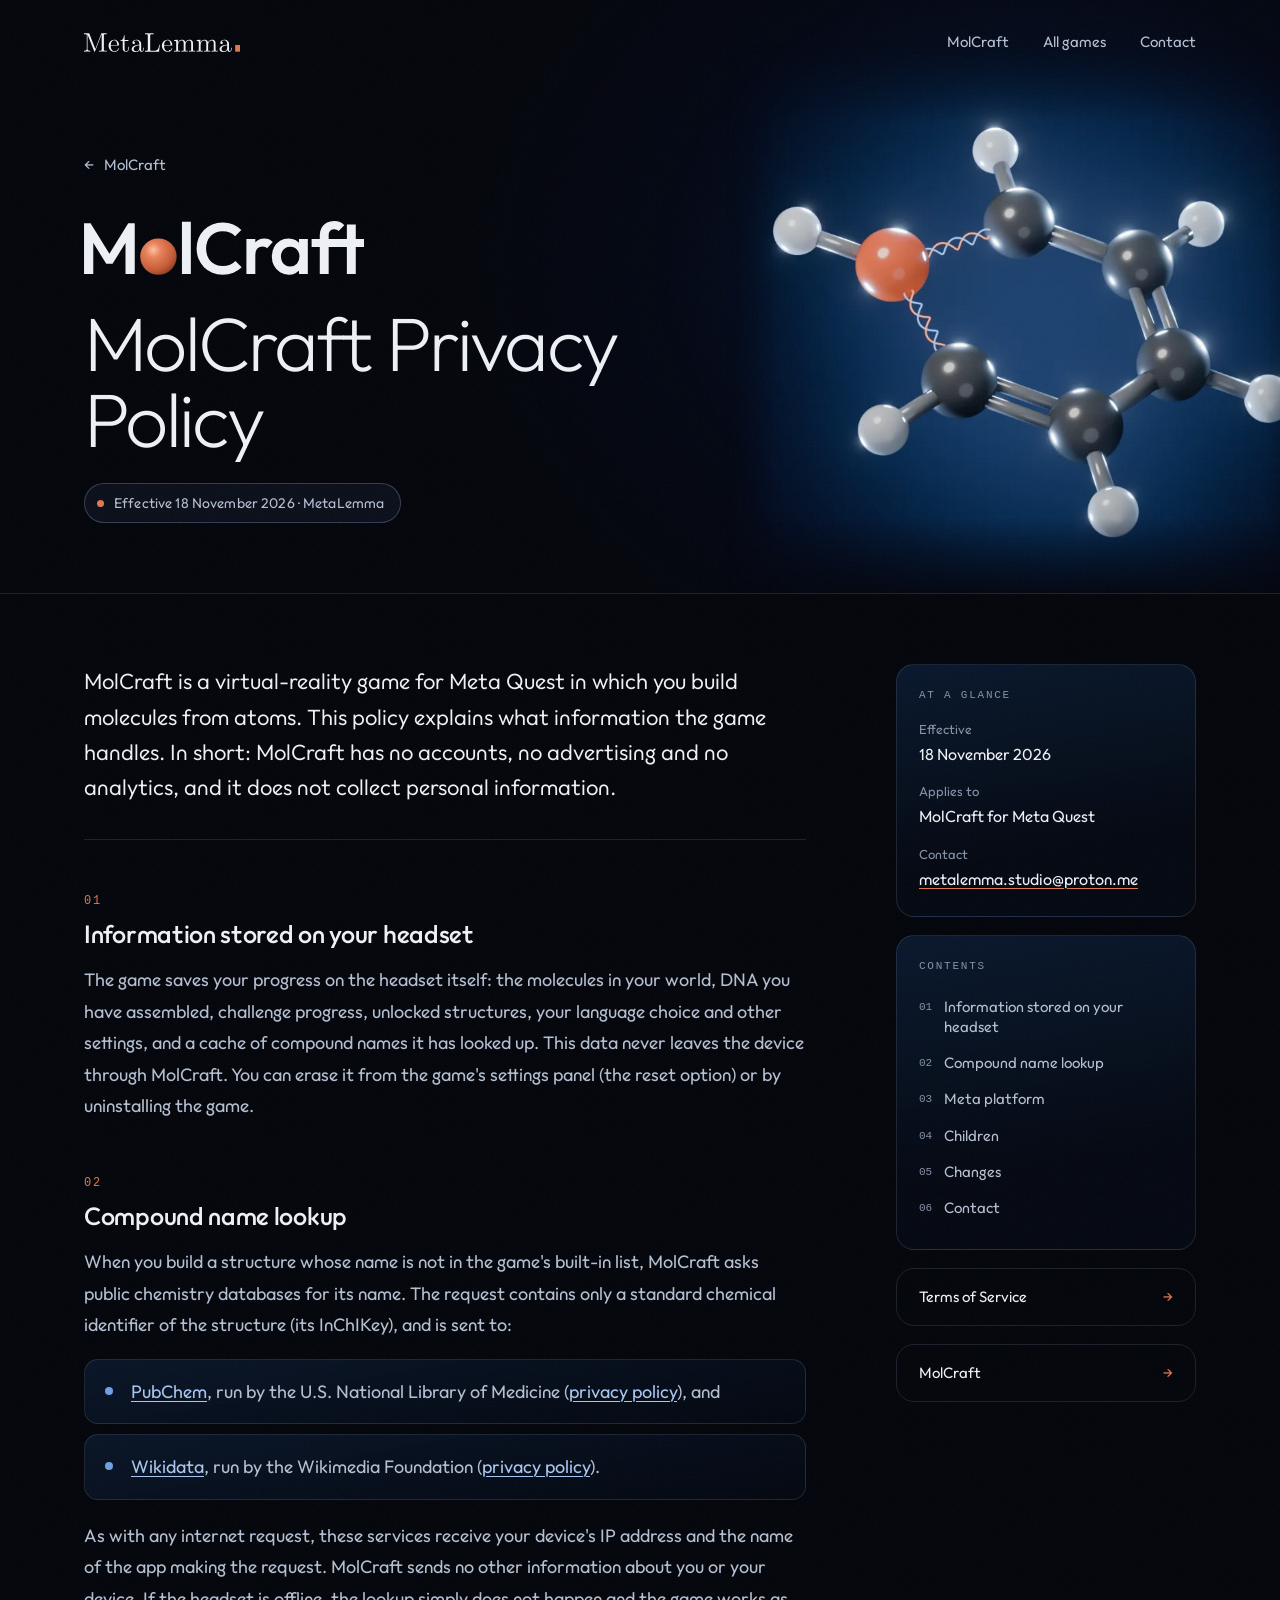
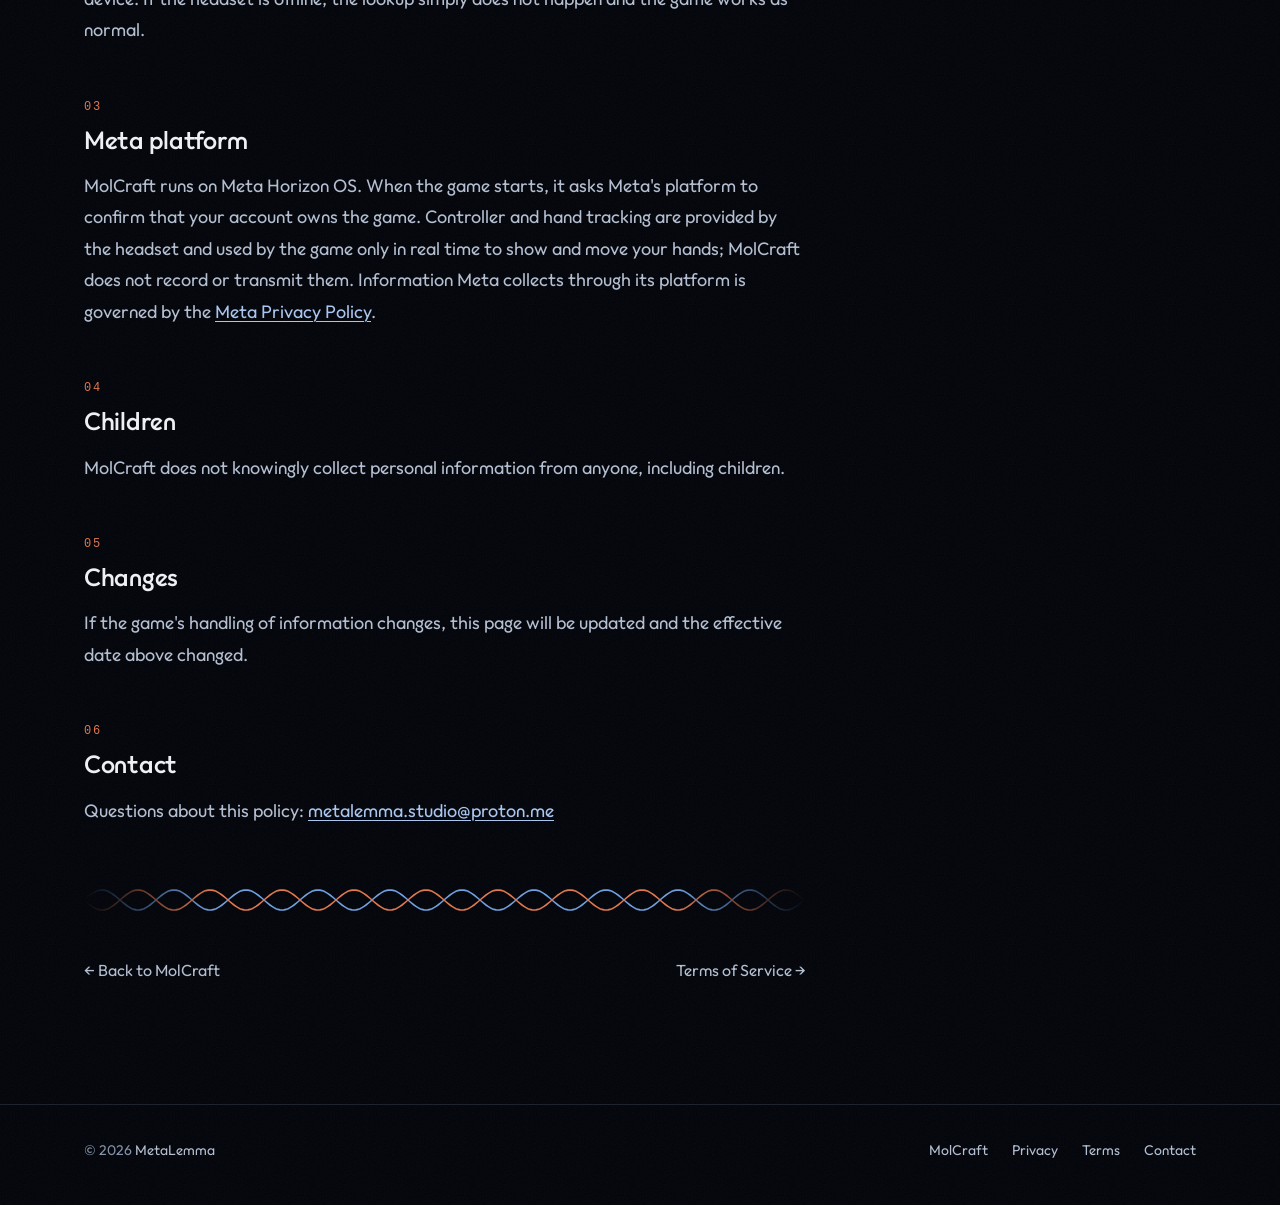
<file: molcraft/privacy/index.html>
<!doctype html>
<!--
  MolCraft privacy policy, hosted at a public URL and entered in the Meta Horizon developer
  dashboard. If the app starts collecting or sending anything new, this page must change with it -
  it describes what the code does.
-->
<html lang="en">
<head>
<meta charset="utf-8">
<meta name="viewport" content="width=device-width, initial-scale=1">
<title>MolCraft Privacy Policy</title>
<meta name="description" content="What information MolCraft, a VR game for Meta Quest by MetaLemma, handles.">
<meta name="theme-color" content="#02040a">
<link rel="icon" href="../../assets/favicon.ico" sizes="16x16 32x32 48x48">
<link rel="icon" type="image/svg+xml" href="../../assets/favicon.svg">
<link rel="apple-touch-icon" href="../../assets/apple-touch-icon.png">
<link rel="preload" href="../../assets/outfit.woff2" as="font" type="font/woff2" crossorigin>
<link rel="stylesheet" href="../../assets/site.css">
<style>
  /* ---------- header band ---------- */
  .masthead {
    position: relative; isolation: isolate; overflow: hidden;
    padding: 150px 0 70px;
    border-bottom: 1px solid var(--line);
    background:
      radial-gradient(ellipse 46% 80% at 80% 45%, rgba(0, 9, 30, 1), rgba(0, 8, 27, 0) 100%),
      radial-gradient(ellipse 28% 50% at 80% 45%, rgba(28, 72, 130, .35), transparent);
  }
  .masthead-art {
    position: absolute; z-index: -1;
    right: max(-60px, calc((100vw - 1440px) / 2)); top: 50%; transform: translateY(-46%);
    width: min(48vw, 680px);
    --fade: linear-gradient(90deg, transparent, #000 8%, #000 88%, transparent), linear-gradient(transparent, #000 14%, #000 86%, transparent);
    -webkit-mask-image: var(--fade); -webkit-mask-composite: source-in;
            mask-image: var(--fade); mask-composite: intersect;
  }
  .masthead-art img { width: 100%; height: auto; }
  .masthead .wrap { position: relative; }
  .crumb {
    display: inline-flex; align-items: center; gap: 10px;
    color: var(--ink-2); text-decoration: none; font-size: 15px;
  }
  .crumb span { transition: transform .25s; }
  .crumb:hover { color: var(--ink); }
  .crumb:hover span { transform: translateX(-4px); }
  .mh-mark { display: block; width: min(280px, 58vw); margin: 44px 0 0; }
  .mh-mark svg { width: 100%; height: auto; overflow: visible; }
  .masthead h1 {
    margin: 30px 0 0; max-width: 620px;
    font-size: clamp(42px, 6.2vw, 76px); line-height: 1; font-weight: 250; letter-spacing: -0.035em;
  }
  .masthead .meta {
    margin: 26px 0 0;
    display: inline-flex; align-items: center; gap: 10px;
    padding: 8px 16px 8px 12px; border-radius: 999px;
    border: 1px solid var(--line-strong);
    background: rgba(111, 159, 224, .07);
    font-size: 14px; color: var(--ink-2); letter-spacing: .01em;
  }
  .masthead .meta::before { content: ""; width: 7px; height: 7px; border-radius: 50%; background: var(--coral); }

  /* ---------- body: reading column + sidebar ---------- */
  .layout {
    display: grid; grid-template-columns: minmax(0, 1fr) 300px; gap: 90px;
    padding: 70px 0 120px;
  }
  .doc { max-width: 66ch; font-size: 18px; line-height: 1.75; color: var(--ink-2); counter-reset: sec; }
  .doc .lead {
    margin: 0 0 8px; padding: 0 0 34px;
    font-size: 22px; line-height: 1.6; color: var(--ink); font-weight: 350;
    border-bottom: 1px solid var(--line);
  }
  .doc h2 {
    counter-increment: sec;
    margin: 54px 0 14px; scroll-margin-top: 30px;
    font-size: 25px; line-height: 1.25; font-weight: 500; color: var(--ink); letter-spacing: -0.012em;
  }
  .doc h2::before {
    content: counter(sec, decimal-leading-zero);
    display: block; margin-bottom: 10px;
    font-family: var(--mono); font-size: 12px; font-weight: 400; letter-spacing: .14em; color: var(--coral);
  }
  .doc p { margin: 0 0 18px; }
  .doc ul { margin: 6px 0 20px; padding: 0; list-style: none; display: grid; gap: 10px; }
  .doc li {
    position: relative; padding: 16px 20px 16px 46px;
    border: 1px solid var(--line); border-radius: 14px;
    background: linear-gradient(170deg, rgba(14, 38, 72, .45), rgba(3, 8, 18, .6));
  }
  .doc li::before {
    content: ""; position: absolute; left: 20px; top: 27px; width: 8px; height: 8px; border-radius: 50%;
    background: var(--blue);
  }
  .doc a { color: var(--blue-soft); }
  .doc a:hover { color: var(--ink); }

  .side { position: relative; }
  .side-inner { position: sticky; top: 32px; display: grid; gap: 18px; }
  .card {
    border: 1px solid var(--line); border-radius: 18px; padding: 22px 22px 24px;
    background: linear-gradient(170deg, rgba(14, 38, 72, .55), rgba(3, 8, 18, .85) 70%);
  }
  .card h3 {
    margin: 0 0 14px; font-family: var(--mono); font-size: 11px; font-weight: 400;
    letter-spacing: .16em; text-transform: uppercase; color: var(--ink-3);
  }
  .card dl { margin: 0; display: grid; gap: 14px; }
  .card dt { font-size: 13px; color: var(--ink-3); }
  .card dd { margin: 2px 0 0; font-size: 16px; color: var(--ink); }
  .card dd a { color: var(--ink); text-decoration-color: var(--coral); word-break: break-all; }
  .toc { list-style: none; margin: 0; padding: 0; display: grid; gap: 2px; counter-reset: t; }
  .toc li { counter-increment: t; }
  .toc a {
    display: flex; gap: 12px; padding: 7px 0;
    color: var(--ink-2); text-decoration: none; font-size: 15px; line-height: 1.35;
  }
  .toc a::before { content: counter(t, decimal-leading-zero); font-family: var(--mono); font-size: 11px; color: var(--ink-3); padding-top: 3px; }
  .toc a:hover { color: var(--ink); }
  .home-link {
    display: flex; align-items: center; justify-content: space-between;
    padding: 16px 22px; border-radius: 18px; border: 1px solid var(--line);
    color: var(--ink); text-decoration: none; font-size: 15px;
    transition: border-color .25s;
  }
  .home-link:hover { border-color: var(--coral); color: var(--ink); }
  .home-link span { color: var(--coral); }

  .doc-end { margin-top: 60px; }
  .doc-end .braid { margin-bottom: 30px; }
  .doc-end a { color: var(--ink-2); text-decoration: none; font-size: 16px; }
  .doc-end { display: flex; flex-wrap: wrap; justify-content: space-between; gap: 12px 24px; }
  .doc-end .braid { flex-basis: 100%; }
  .doc-end a:hover { color: var(--ink); }

  @media (max-width: 980px) {
    .layout { grid-template-columns: 1fr; gap: 0; padding-top: 40px; }
    .side { order: -1; margin-bottom: 44px; }
    .side-inner { position: static; grid-template-columns: 1fr 1fr; }
    .side-inner .toc-card { grid-column: 1 / -1; }
    .home-link.home { display: none; }
    .masthead { padding: 120px 0 0; background: none; }
    .masthead-art {
      position: relative; right: auto; top: auto; transform: none;
      width: 112vw; margin: 0 -6vw -4vw auto;
    }
    .masthead .wrap { padding-bottom: 0; }
  }
  @media (max-width: 560px) {
    .side-inner { grid-template-columns: 1fr; }
    .doc { font-size: 17px; }
    .doc .lead { font-size: 19px; }
    .doc h2 { font-size: 22px; margin-top: 44px; }
    .masthead h1 { font-size: 40px; }
  }
</style>
</head>
<body>
<a class="skip" href="#main">Skip to content</a>

<header class="bar">
  <div class="wrap">
    <a class="studio-mark" href="../../" aria-label="MetaLemma home"><img src="../../assets/metalemma.svg" alt="" width="156" height="19"></a>
    <nav aria-label="Site">
      <a href="../">MolCraft</a>
      <a href="../../#games">All games</a>
      <a href="mailto:metalemma.studio@proton.me">Contact</a>
    </nav>
  </div>
</header>

<main id="main">
  <header class="masthead">
    <div class="wrap">
      <a class="crumb" href="../"><span aria-hidden="true">←</span> MolCraft</a>
      <div class="mh-mark" aria-hidden="true">
        <svg viewBox="73 -732 3865 742">
          <defs>
            <radialGradient id="atom" cx="0.36" cy="0.32" r="0.75">
              <stop offset="0" stop-color="#ffc0a3"/><stop offset="0.28" stop-color="#e98159"/>
              <stop offset="0.75" stop-color="#c25a35"/><stop offset="1" stop-color="#8a3a1f"/>
            </radialGradient>
          </defs>
          <path fill="#eef1f6" d="M73.4 0V-701.8H163.2L450.3 -236.5H396.7L683.6 -701.8H773.4V0H645.9V-480.9L672.3 -473.7L467 -140.8H379.8L174.6 -473.7L200.9 -480.9V0Z M1424.9 0V-721.8H1547.8V0Z M1985.6 10.3Q1908.7 10.3 1843.3 -17.2Q1777.8 -44.7 1729.1 -94.3Q1680.3 -143.8 1653.8 -209.7Q1627.3 -275.5 1627.3 -351.1Q1627.3 -426.8 1653.8 -492.5Q1680.3 -558.3 1729 -607.3Q1777.7 -656.3 1843 -684.2Q1908.4 -712.1 1985.3 -712.1Q2070 -712.1 2133 -684.4Q2196.1 -656.7 2244.5 -609L2158.2 -522.6Q2128.3 -555.4 2085.3 -573.8Q2042.3 -592.2 1985.3 -592.2Q1935.1 -592.2 1893.5 -574.9Q1851.9 -557.7 1821.5 -525.5Q1791.2 -493.2 1774.7 -448.8Q1758.2 -404.4 1758.2 -351.1Q1758.2 -297.6 1774.7 -253.1Q1791.2 -208.7 1821.5 -176.5Q1851.9 -144.3 1893.5 -126.9Q1935.1 -109.6 1985.3 -109.6Q2046.4 -109.6 2089.5 -128.3Q2132.7 -147 2162.9 -179.9L2249.4 -93.5Q2200.6 -44.9 2135.5 -17.3Q2070.3 10.3 1985.6 10.3Z M2314.9 0V-481.8H2437.8V0ZM2437.8 -266.8 2391.9 -295.2Q2397.6 -384.5 2439.6 -438.2Q2481.6 -491.8 2562.7 -491.8Q2598.4 -491.8 2626.7 -479.6Q2655 -467.3 2678.5 -440.4L2600.8 -354.1Q2588.7 -367.2 2573.1 -373.1Q2557.4 -379 2536.9 -379Q2493.3 -379 2465.6 -351.7Q2437.8 -324.4 2437.8 -266.8Z M2897.5 10Q2831.9 10 2779.3 -23Q2726.7 -56 2696.3 -112.7Q2665.9 -169.3 2665.9 -240.1Q2665.9 -311.7 2696.3 -368.4Q2726.7 -425.1 2779.3 -458.5Q2831.9 -491.8 2897.5 -491.8Q2950.7 -491.8 2992.3 -469.7Q3033.9 -447.5 3058.8 -408.8Q3083.7 -370 3084.8 -320.7V-161.1Q3083.7 -111.8 3059.2 -73Q3034.7 -34.3 2992.7 -12.1Q2950.7 10 2897.5 10ZM2919.4 -104.2Q2976.8 -104.2 3012 -142.6Q3047.3 -181 3047.3 -240.9Q3047.3 -281.2 3031.3 -312Q3015.4 -342.8 2986.7 -360.2Q2958 -377.6 2919.6 -377.6Q2882 -377.6 2853.3 -360.2Q2824.6 -342.8 2808 -311.9Q2791.5 -281 2791.5 -240.9Q2791.5 -200.8 2808 -169.9Q2824.4 -139 2853.2 -121.6Q2882 -104.2 2919.4 -104.2ZM3040.4 0V-129.5L3060.6 -246.9L3040.4 -363.4V-481.8H3162.6V0Z M3327.7 0V-538.3Q3327.7 -594.7 3352.7 -638.3Q3377.7 -681.8 3422.7 -707Q3467.6 -732.1 3527.3 -732.1Q3573.1 -732.1 3606 -716.7Q3638.9 -701.2 3666.2 -672.9L3587.7 -594.4Q3576.4 -605.8 3562.9 -612.3Q3549.3 -618.7 3528.8 -618.7Q3491.4 -618.7 3471 -598.4Q3450.6 -578 3450.6 -540.5V0ZM3214.9 -372.8V-481.8H3594.1V-372.8Z M3701.7 0V-682.1H3824.6V0ZM3588.2 -372.8V-481.8H3938.1V-372.8Z"/>
          <circle fill="url(#atom)" cx="1100.4" cy="-240.9" r="251.2"/>
        </svg>
      </div>
      <h1>MolCraft Privacy Policy</h1>
      <p class="meta">Effective 18 November 2026 · MetaLemma</p>
    </div>
    <div class="masthead-art" aria-hidden="true">
      <picture>
        <source type="image/webp" srcset="../../assets/molecule-900.webp 900w, ../../assets/molecule-1600.webp 1600w" sizes="(max-width: 980px) 112vw, 48vw">
        <img src="../../assets/molecule-1100.jpg" width="1600" height="1440" alt="">
      </picture>
    </div>
  </header>

  <div class="wrap">
    <div class="layout">
      <article class="doc">
<p class="lead">MolCraft is a virtual-reality game for Meta Quest in which you build molecules from atoms. This
policy explains what information the game handles. In short: MolCraft has no accounts, no
advertising and no analytics, and it does not collect personal information.</p>

<h2 id="information-stored-on-your-headset">Information stored on your headset</h2>
<p>The game saves your progress on the headset itself: the molecules in your world, DNA you have
assembled, challenge progress, unlocked structures, your language choice and other settings, and a
cache of compound names it has looked up. This data never leaves the device through MolCraft. You
can erase it from the game's settings panel (the reset option) or by uninstalling the game.</p>

<h2 id="compound-name-lookup">Compound name lookup</h2>
<p>When you build a structure whose name is not in the game's built-in list, MolCraft asks public
chemistry databases for its name. The request contains only a standard chemical identifier of the
structure (its InChIKey), and is sent to:</p>
<ul>
  <li><a href="https://pubchem.ncbi.nlm.nih.gov/">PubChem</a>, run by the U.S. National Library of
    Medicine (<a href="https://www.nlm.nih.gov/web_policies.html">privacy policy</a>), and</li>
  <li><a href="https://www.wikidata.org/">Wikidata</a>, run by the Wikimedia Foundation
    (<a href="https://foundation.wikimedia.org/wiki/Policy:Privacy_policy">privacy policy</a>).</li>
</ul>
<p>As with any internet request, these services receive your device's IP address and the name of the
app making the request. MolCraft sends no other information about you or your device. If the
headset is offline, the lookup simply does not happen and the game works as normal.</p>

<h2 id="meta-platform">Meta platform</h2>
<p>MolCraft runs on Meta Horizon OS. When the game starts, it asks Meta's platform to confirm that
your account owns the game. Controller and hand tracking are provided by the headset and used by the
game only in real time to show and move your hands; MolCraft does not record or transmit them.
Information Meta collects through its platform is governed by the
<a href="https://www.meta.com/legal/privacy-policy/">Meta Privacy Policy</a>.</p>

<h2 id="children">Children</h2>
<p>MolCraft does not knowingly collect personal information from anyone, including children.</p>

<h2 id="changes">Changes</h2>
<p>If the game's handling of information changes, this page will be updated and the effective date
above changed.</p>

<h2 id="contact">Contact</h2>
<p>Questions about this policy: <a href="mailto:metalemma.studio@proton.me">metalemma.studio@proton.me</a></p>
        <div class="doc-end">
          <div class="braid" aria-hidden="true"></div>
          <a href="../">← Back to MolCraft</a>
          <a class="xlink" href="../terms/">Terms of Service →</a>
        </div>
      </article>

      <aside class="side" aria-label="Policy details">
        <div class="side-inner">
          <div class="card">
            <h3>At a glance</h3>
            <dl>
              <div><dt>Effective</dt><dd>18 November 2026</dd></div>
              <div><dt>Applies to</dt><dd>MolCraft for Meta Quest</dd></div>
              <div><dt>Contact</dt><dd><a href="mailto:metalemma.studio@proton.me">metalemma.studio@proton.me</a></dd></div>
            </dl>
          </div>
          <nav class="card toc-card" aria-label="Contents">
            <h3>Contents</h3>
            <ol class="toc">
          <li><a href="#information-stored-on-your-headset">Information stored on your headset</a></li>
          <li><a href="#compound-name-lookup">Compound name lookup</a></li>
          <li><a href="#meta-platform">Meta platform</a></li>
          <li><a href="#children">Children</a></li>
          <li><a href="#changes">Changes</a></li>
          <li><a href="#contact">Contact</a></li>
            </ol>
          </nav>
          <a class="home-link" href="../terms/">Terms of Service <span aria-hidden="true">→</span></a>
          <a class="home-link home" href="../">MolCraft <span aria-hidden="true">→</span></a>
        </div>
      </aside>
    </div>
  </div>
</main>

<footer class="foot">
  <div class="wrap">
    <span>© 2026 <a href="../../">MetaLemma</a></span>
    <span class="links">
      <a href="../">MolCraft</a>
      <a href="../privacy/">Privacy</a>
      <a href="../terms/">Terms</a>
      <a href="mailto:metalemma.studio@proton.me">Contact</a>
    </span>
  </div>
</footer>
</body>
</html>
</file>
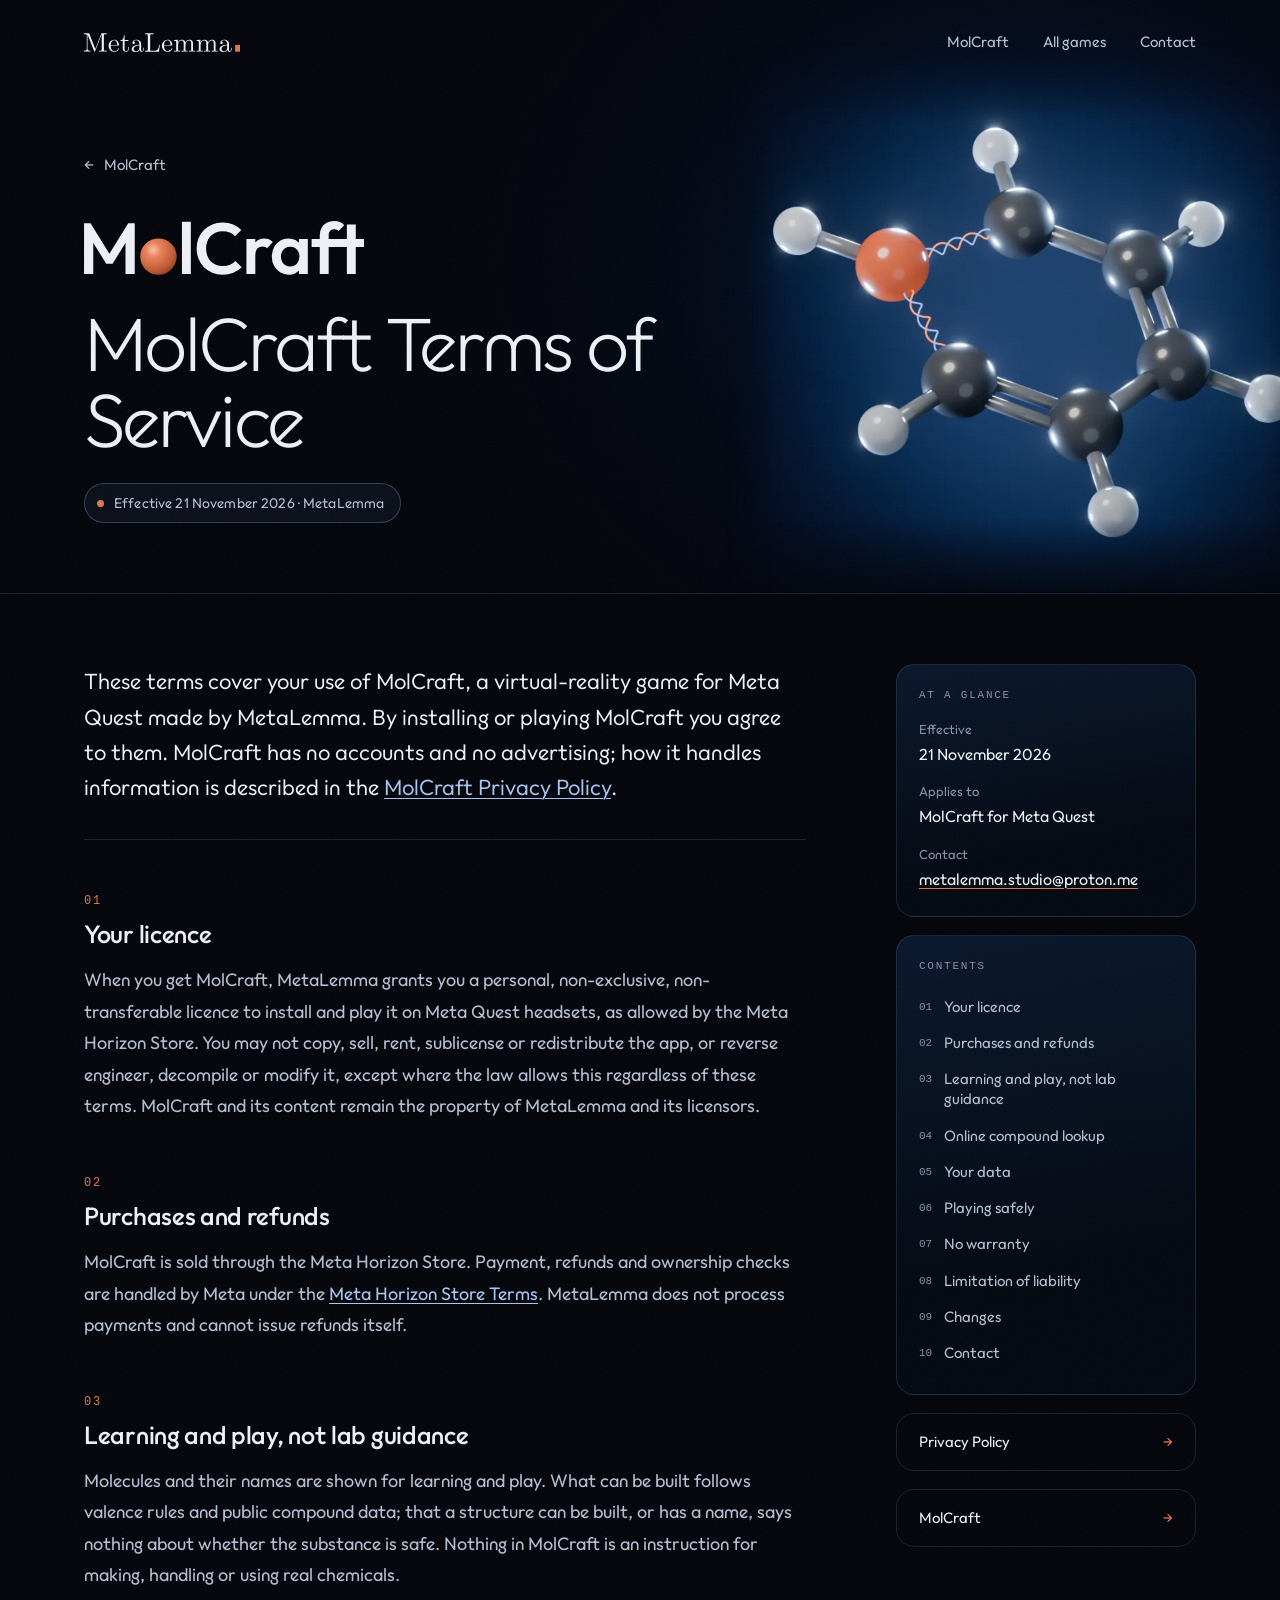
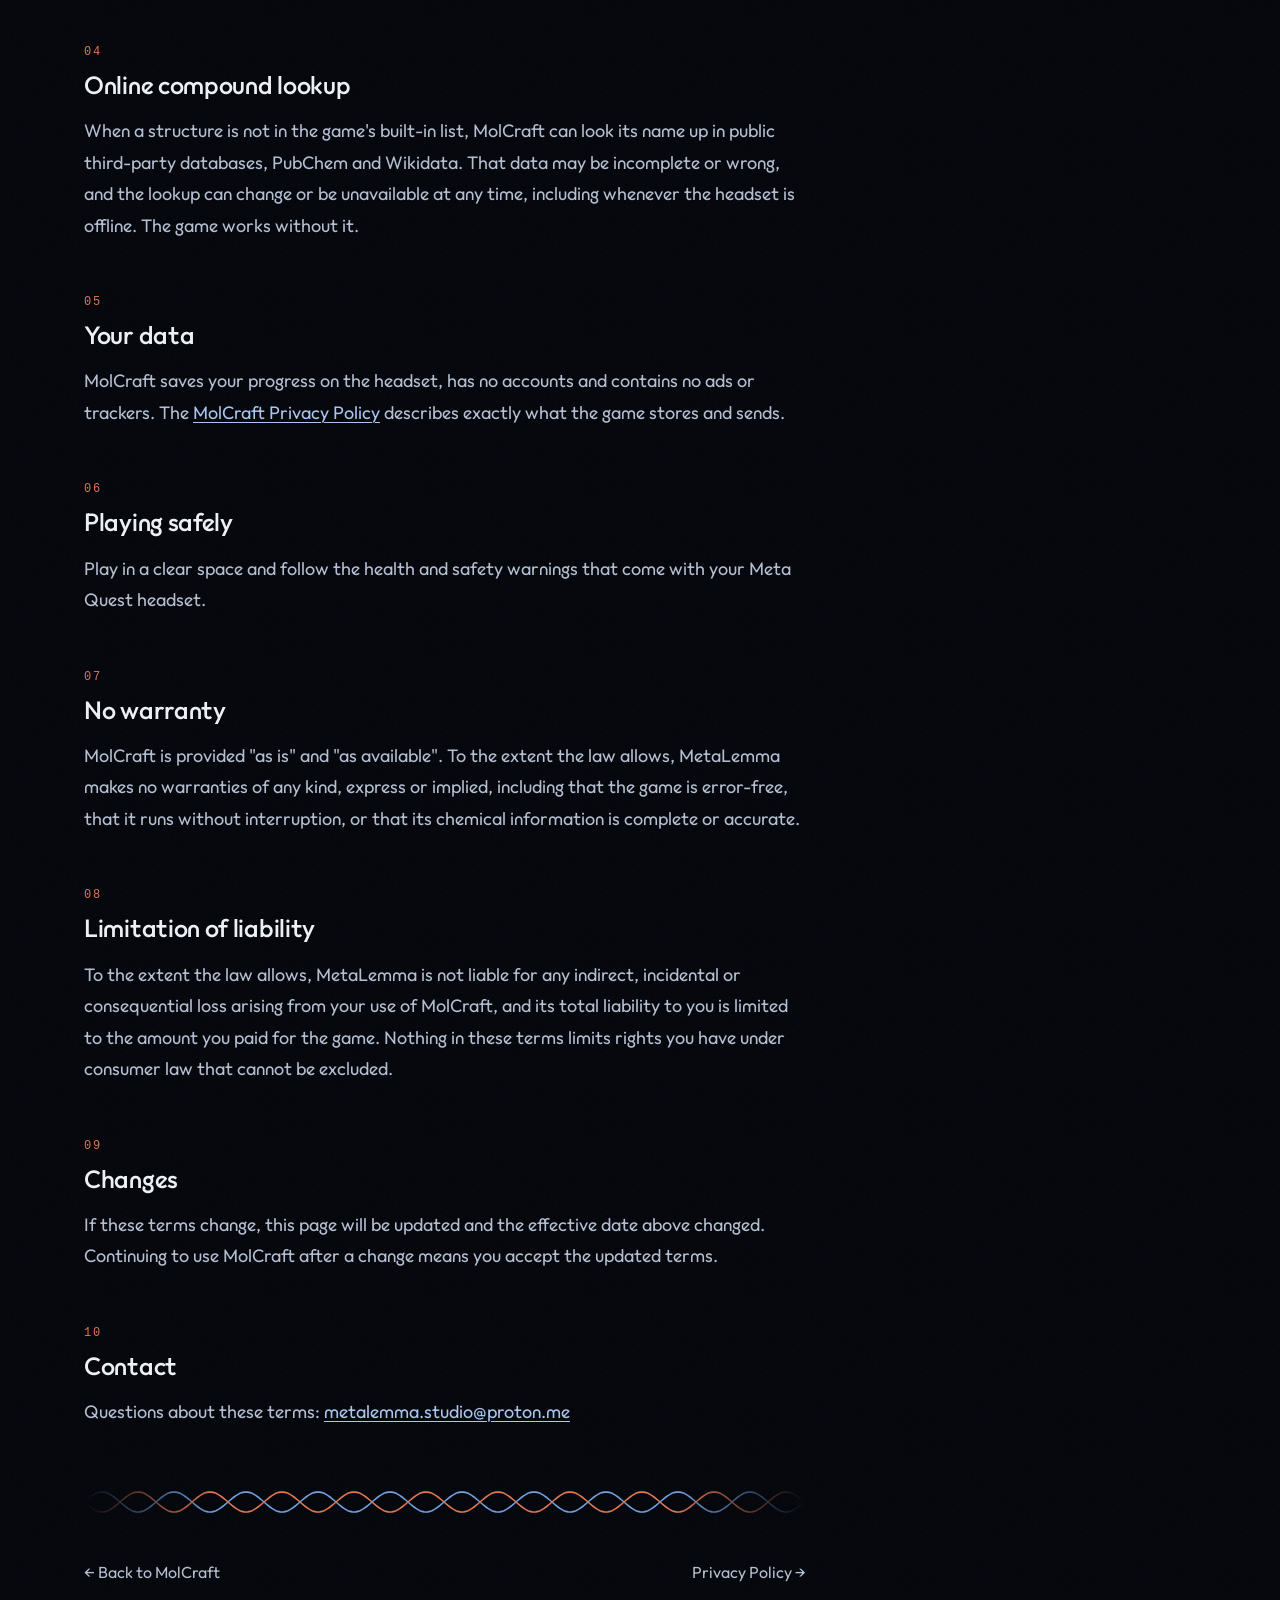
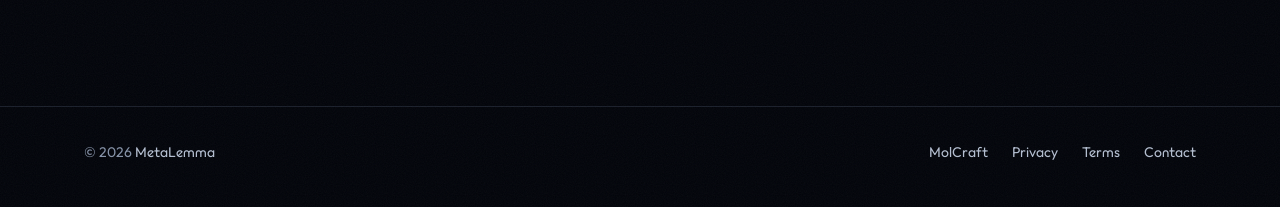
<file: molcraft/terms/index.html>
<!doctype html>
<!--
  MolCraft terms of service, entered in the Meta Horizon developer dashboard. Keep it
  consistent with ../privacy/ - it describes what the game does.
-->
<html lang="en">
<head>
<meta charset="utf-8">
<meta name="viewport" content="width=device-width, initial-scale=1">
<title>MolCraft Terms of Service</title>
<meta name="description" content="The terms for using MolCraft, a VR game for Meta Quest by MetaLemma.">
<meta name="theme-color" content="#02040a">
<link rel="icon" href="../../assets/favicon.ico" sizes="16x16 32x32 48x48">
<link rel="icon" type="image/svg+xml" href="../../assets/favicon.svg">
<link rel="apple-touch-icon" href="../../assets/apple-touch-icon.png">
<link rel="preload" href="../../assets/outfit.woff2" as="font" type="font/woff2" crossorigin>
<link rel="stylesheet" href="../../assets/site.css">
<style>
  /* ---------- header band ---------- */
  .masthead {
    position: relative; isolation: isolate; overflow: hidden;
    padding: 150px 0 70px;
    border-bottom: 1px solid var(--line);
    background:
      radial-gradient(ellipse 46% 80% at 80% 45%, rgba(0, 9, 30, 1), rgba(0, 8, 27, 0) 100%),
      radial-gradient(ellipse 28% 50% at 80% 45%, rgba(28, 72, 130, .35), transparent);
  }
  .masthead-art {
    position: absolute; z-index: -1;
    right: max(-60px, calc((100vw - 1440px) / 2)); top: 50%; transform: translateY(-46%);
    width: min(48vw, 680px);
    --fade: linear-gradient(90deg, transparent, #000 8%, #000 88%, transparent), linear-gradient(transparent, #000 14%, #000 86%, transparent);
    -webkit-mask-image: var(--fade); -webkit-mask-composite: source-in;
            mask-image: var(--fade); mask-composite: intersect;
  }
  .masthead-art img { width: 100%; height: auto; }
  .masthead .wrap { position: relative; }
  .crumb {
    display: inline-flex; align-items: center; gap: 10px;
    color: var(--ink-2); text-decoration: none; font-size: 15px;
  }
  .crumb span { transition: transform .25s; }
  .crumb:hover { color: var(--ink); }
  .crumb:hover span { transform: translateX(-4px); }
  .mh-mark { display: block; width: min(280px, 58vw); margin: 44px 0 0; }
  .mh-mark svg { width: 100%; height: auto; overflow: visible; }
  .masthead h1 {
    margin: 30px 0 0; max-width: 620px;
    font-size: clamp(42px, 6.2vw, 76px); line-height: 1; font-weight: 250; letter-spacing: -0.035em;
  }
  .masthead .meta {
    margin: 26px 0 0;
    display: inline-flex; align-items: center; gap: 10px;
    padding: 8px 16px 8px 12px; border-radius: 999px;
    border: 1px solid var(--line-strong);
    background: rgba(111, 159, 224, .07);
    font-size: 14px; color: var(--ink-2); letter-spacing: .01em;
  }
  .masthead .meta::before { content: ""; width: 7px; height: 7px; border-radius: 50%; background: var(--coral); }

  /* ---------- body: reading column + sidebar ---------- */
  .layout {
    display: grid; grid-template-columns: minmax(0, 1fr) 300px; gap: 90px;
    padding: 70px 0 120px;
  }
  .doc { max-width: 66ch; font-size: 18px; line-height: 1.75; color: var(--ink-2); counter-reset: sec; }
  .doc .lead {
    margin: 0 0 8px; padding: 0 0 34px;
    font-size: 22px; line-height: 1.6; color: var(--ink); font-weight: 350;
    border-bottom: 1px solid var(--line);
  }
  .doc h2 {
    counter-increment: sec;
    margin: 54px 0 14px; scroll-margin-top: 30px;
    font-size: 25px; line-height: 1.25; font-weight: 500; color: var(--ink); letter-spacing: -0.012em;
  }
  .doc h2::before {
    content: counter(sec, decimal-leading-zero);
    display: block; margin-bottom: 10px;
    font-family: var(--mono); font-size: 12px; font-weight: 400; letter-spacing: .14em; color: var(--coral);
  }
  .doc p { margin: 0 0 18px; }
  .doc ul { margin: 6px 0 20px; padding: 0; list-style: none; display: grid; gap: 10px; }
  .doc li {
    position: relative; padding: 16px 20px 16px 46px;
    border: 1px solid var(--line); border-radius: 14px;
    background: linear-gradient(170deg, rgba(14, 38, 72, .45), rgba(3, 8, 18, .6));
  }
  .doc li::before {
    content: ""; position: absolute; left: 20px; top: 27px; width: 8px; height: 8px; border-radius: 50%;
    background: var(--blue);
  }
  .doc a { color: var(--blue-soft); }
  .doc a:hover { color: var(--ink); }

  .side { position: relative; }
  .side-inner { position: sticky; top: 32px; display: grid; gap: 18px; }
  .card {
    border: 1px solid var(--line); border-radius: 18px; padding: 22px 22px 24px;
    background: linear-gradient(170deg, rgba(14, 38, 72, .55), rgba(3, 8, 18, .85) 70%);
  }
  .card h3 {
    margin: 0 0 14px; font-family: var(--mono); font-size: 11px; font-weight: 400;
    letter-spacing: .16em; text-transform: uppercase; color: var(--ink-3);
  }
  .card dl { margin: 0; display: grid; gap: 14px; }
  .card dt { font-size: 13px; color: var(--ink-3); }
  .card dd { margin: 2px 0 0; font-size: 16px; color: var(--ink); }
  .card dd a { color: var(--ink); text-decoration-color: var(--coral); word-break: break-all; }
  .toc { list-style: none; margin: 0; padding: 0; display: grid; gap: 2px; counter-reset: t; }
  .toc li { counter-increment: t; }
  .toc a {
    display: flex; gap: 12px; padding: 7px 0;
    color: var(--ink-2); text-decoration: none; font-size: 15px; line-height: 1.35;
  }
  .toc a::before { content: counter(t, decimal-leading-zero); font-family: var(--mono); font-size: 11px; color: var(--ink-3); padding-top: 3px; }
  .toc a:hover { color: var(--ink); }
  .home-link {
    display: flex; align-items: center; justify-content: space-between;
    padding: 16px 22px; border-radius: 18px; border: 1px solid var(--line);
    color: var(--ink); text-decoration: none; font-size: 15px;
    transition: border-color .25s;
  }
  .home-link:hover { border-color: var(--coral); color: var(--ink); }
  .home-link span { color: var(--coral); }

  .doc-end { margin-top: 60px; }
  .doc-end .braid { margin-bottom: 30px; }
  .doc-end a { color: var(--ink-2); text-decoration: none; font-size: 16px; }
  .doc-end { display: flex; flex-wrap: wrap; justify-content: space-between; gap: 12px 24px; }
  .doc-end .braid { flex-basis: 100%; }
  .doc-end a:hover { color: var(--ink); }

  @media (max-width: 980px) {
    .layout { grid-template-columns: 1fr; gap: 0; padding-top: 40px; }
    .side { order: -1; margin-bottom: 44px; }
    .side-inner { position: static; grid-template-columns: 1fr 1fr; }
    .side-inner .toc-card { grid-column: 1 / -1; }
    .home-link.home { display: none; }
    .masthead { padding: 120px 0 0; background: none; }
    .masthead-art {
      position: relative; right: auto; top: auto; transform: none;
      width: 112vw; margin: 0 -6vw -4vw auto;
    }
    .masthead .wrap { padding-bottom: 0; }
  }
  @media (max-width: 560px) {
    .side-inner { grid-template-columns: 1fr; }
    .doc { font-size: 17px; }
    .doc .lead { font-size: 19px; }
    .doc h2 { font-size: 22px; margin-top: 44px; }
    .masthead h1 { font-size: 40px; }
  }
</style>
</head>
<body>
<a class="skip" href="#main">Skip to content</a>

<header class="bar">
  <div class="wrap">
    <a class="studio-mark" href="../../" aria-label="MetaLemma home"><img src="../../assets/metalemma.svg" alt="" width="156" height="19"></a>
    <nav aria-label="Site">
      <a href="../">MolCraft</a>
      <a href="../../#games">All games</a>
      <a href="mailto:metalemma.studio@proton.me">Contact</a>
    </nav>
  </div>
</header>

<main id="main">
  <header class="masthead">
    <div class="wrap">
      <a class="crumb" href="../"><span aria-hidden="true">←</span> MolCraft</a>
      <div class="mh-mark" aria-hidden="true">
        <svg viewBox="73 -732 3865 742">
          <defs>
            <radialGradient id="atom" cx="0.36" cy="0.32" r="0.75">
              <stop offset="0" stop-color="#ffc0a3"/><stop offset="0.28" stop-color="#e98159"/>
              <stop offset="0.75" stop-color="#c25a35"/><stop offset="1" stop-color="#8a3a1f"/>
            </radialGradient>
          </defs>
          <path fill="#eef1f6" d="M73.4 0V-701.8H163.2L450.3 -236.5H396.7L683.6 -701.8H773.4V0H645.9V-480.9L672.3 -473.7L467 -140.8H379.8L174.6 -473.7L200.9 -480.9V0Z M1424.9 0V-721.8H1547.8V0Z M1985.6 10.3Q1908.7 10.3 1843.3 -17.2Q1777.8 -44.7 1729.1 -94.3Q1680.3 -143.8 1653.8 -209.7Q1627.3 -275.5 1627.3 -351.1Q1627.3 -426.8 1653.8 -492.5Q1680.3 -558.3 1729 -607.3Q1777.7 -656.3 1843 -684.2Q1908.4 -712.1 1985.3 -712.1Q2070 -712.1 2133 -684.4Q2196.1 -656.7 2244.5 -609L2158.2 -522.6Q2128.3 -555.4 2085.3 -573.8Q2042.3 -592.2 1985.3 -592.2Q1935.1 -592.2 1893.5 -574.9Q1851.9 -557.7 1821.5 -525.5Q1791.2 -493.2 1774.7 -448.8Q1758.2 -404.4 1758.2 -351.1Q1758.2 -297.6 1774.7 -253.1Q1791.2 -208.7 1821.5 -176.5Q1851.9 -144.3 1893.5 -126.9Q1935.1 -109.6 1985.3 -109.6Q2046.4 -109.6 2089.5 -128.3Q2132.7 -147 2162.9 -179.9L2249.4 -93.5Q2200.6 -44.9 2135.5 -17.3Q2070.3 10.3 1985.6 10.3Z M2314.9 0V-481.8H2437.8V0ZM2437.8 -266.8 2391.9 -295.2Q2397.6 -384.5 2439.6 -438.2Q2481.6 -491.8 2562.7 -491.8Q2598.4 -491.8 2626.7 -479.6Q2655 -467.3 2678.5 -440.4L2600.8 -354.1Q2588.7 -367.2 2573.1 -373.1Q2557.4 -379 2536.9 -379Q2493.3 -379 2465.6 -351.7Q2437.8 -324.4 2437.8 -266.8Z M2897.5 10Q2831.9 10 2779.3 -23Q2726.7 -56 2696.3 -112.7Q2665.9 -169.3 2665.9 -240.1Q2665.9 -311.7 2696.3 -368.4Q2726.7 -425.1 2779.3 -458.5Q2831.9 -491.8 2897.5 -491.8Q2950.7 -491.8 2992.3 -469.7Q3033.9 -447.5 3058.8 -408.8Q3083.7 -370 3084.8 -320.7V-161.1Q3083.7 -111.8 3059.2 -73Q3034.7 -34.3 2992.7 -12.1Q2950.7 10 2897.5 10ZM2919.4 -104.2Q2976.8 -104.2 3012 -142.6Q3047.3 -181 3047.3 -240.9Q3047.3 -281.2 3031.3 -312Q3015.4 -342.8 2986.7 -360.2Q2958 -377.6 2919.6 -377.6Q2882 -377.6 2853.3 -360.2Q2824.6 -342.8 2808 -311.9Q2791.5 -281 2791.5 -240.9Q2791.5 -200.8 2808 -169.9Q2824.4 -139 2853.2 -121.6Q2882 -104.2 2919.4 -104.2ZM3040.4 0V-129.5L3060.6 -246.9L3040.4 -363.4V-481.8H3162.6V0Z M3327.7 0V-538.3Q3327.7 -594.7 3352.7 -638.3Q3377.7 -681.8 3422.7 -707Q3467.6 -732.1 3527.3 -732.1Q3573.1 -732.1 3606 -716.7Q3638.9 -701.2 3666.2 -672.9L3587.7 -594.4Q3576.4 -605.8 3562.9 -612.3Q3549.3 -618.7 3528.8 -618.7Q3491.4 -618.7 3471 -598.4Q3450.6 -578 3450.6 -540.5V0ZM3214.9 -372.8V-481.8H3594.1V-372.8Z M3701.7 0V-682.1H3824.6V0ZM3588.2 -372.8V-481.8H3938.1V-372.8Z"/>
          <circle fill="url(#atom)" cx="1100.4" cy="-240.9" r="251.2"/>
        </svg>
      </div>
      <h1>MolCraft Terms of Service</h1>
      <p class="meta">Effective 21 November 2026 · MetaLemma</p>
    </div>
    <div class="masthead-art" aria-hidden="true">
      <picture>
        <source type="image/webp" srcset="../../assets/molecule-900.webp 900w, ../../assets/molecule-1600.webp 1600w" sizes="(max-width: 980px) 112vw, 48vw">
        <img src="../../assets/molecule-1100.jpg" width="1600" height="1440" alt="">
      </picture>
    </div>
  </header>

  <div class="wrap">
    <div class="layout">
      <article class="doc">
<p class="lead">These terms cover your use of MolCraft, a virtual-reality game for Meta Quest made by MetaLemma.
By installing or playing MolCraft you agree to them. MolCraft has no accounts and no advertising;
how it handles information is described in the <a href="../privacy/">MolCraft Privacy Policy</a>.</p>

<h2 id="your-licence">Your licence</h2>
<p>When you get MolCraft, MetaLemma grants you a personal, non-exclusive, non-transferable licence to
install and play it on Meta Quest headsets, as allowed by the Meta Horizon Store. You may not copy,
sell, rent, sublicense or redistribute the app, or reverse engineer, decompile or modify it, except
where the law allows this regardless of these terms. MolCraft and its content remain the property of
MetaLemma and its licensors.</p>

<h2 id="purchases-and-refunds">Purchases and refunds</h2>
<p>MolCraft is sold through the Meta Horizon Store. Payment, refunds and ownership checks are handled
by Meta under the <a href="https://www.meta.com/legal/quest/store-terms-of-sale/">Meta Horizon Store
Terms</a>. MetaLemma does not process payments and cannot issue refunds itself.</p>

<h2 id="learning-and-play-not-lab-guidance">Learning and play, not lab guidance</h2>
<p>Molecules and their names are shown for learning and play. What can be built follows valence
rules and public compound data; that a structure can be built, or has a name, says nothing about
whether the substance is safe. Nothing in MolCraft is an instruction for making, handling or using
real chemicals.</p>

<h2 id="online-compound-lookup">Online compound lookup</h2>
<p>When a structure is not in the game's built-in list, MolCraft can look its name up in public
third-party databases, PubChem and Wikidata. That data may be incomplete or wrong, and the lookup can
change or be unavailable at any time, including whenever the headset is offline. The game works
without it.</p>

<h2 id="your-data">Your data</h2>
<p>MolCraft saves your progress on the headset, has no accounts and contains no ads or trackers. The
<a href="../privacy/">MolCraft Privacy Policy</a> describes exactly what the game stores and sends.</p>

<h2 id="playing-safely">Playing safely</h2>
<p>Play in a clear space and follow the health and safety warnings that come with your Meta Quest
headset.</p>

<h2 id="no-warranty">No warranty</h2>
<p>MolCraft is provided "as is" and "as available". To the extent the law allows, MetaLemma makes no
warranties of any kind, express or implied, including that the game is error-free, that it runs
without interruption, or that its chemical information is complete or accurate.</p>

<h2 id="limitation-of-liability">Limitation of liability</h2>
<p>To the extent the law allows, MetaLemma is not liable for any indirect, incidental or
consequential loss arising from your use of MolCraft, and its total liability to you is limited to
the amount you paid for the game. Nothing in these terms limits rights you have under consumer law
that cannot be excluded.</p>

<h2 id="changes">Changes</h2>
<p>If these terms change, this page will be updated and the effective date above changed. Continuing
to use MolCraft after a change means you accept the updated terms.</p>

<h2 id="contact">Contact</h2>
<p>Questions about these terms: <a href="mailto:metalemma.studio@proton.me">metalemma.studio@proton.me</a></p>
        <div class="doc-end">
          <div class="braid" aria-hidden="true"></div>
          <a href="../">← Back to MolCraft</a>
          <a class="xlink" href="../privacy/">Privacy Policy →</a>
        </div>
      </article>

      <aside class="side" aria-label="Policy details">
        <div class="side-inner">
          <div class="card">
            <h3>At a glance</h3>
            <dl>
              <div><dt>Effective</dt><dd>21 November 2026</dd></div>
              <div><dt>Applies to</dt><dd>MolCraft for Meta Quest</dd></div>
              <div><dt>Contact</dt><dd><a href="mailto:metalemma.studio@proton.me">metalemma.studio@proton.me</a></dd></div>
            </dl>
          </div>
          <nav class="card toc-card" aria-label="Contents">
            <h3>Contents</h3>
            <ol class="toc">
          <li><a href="#your-licence">Your licence</a></li>
          <li><a href="#purchases-and-refunds">Purchases and refunds</a></li>
          <li><a href="#learning-and-play-not-lab-guidance">Learning and play, not lab guidance</a></li>
          <li><a href="#online-compound-lookup">Online compound lookup</a></li>
          <li><a href="#your-data">Your data</a></li>
          <li><a href="#playing-safely">Playing safely</a></li>
          <li><a href="#no-warranty">No warranty</a></li>
          <li><a href="#limitation-of-liability">Limitation of liability</a></li>
          <li><a href="#changes">Changes</a></li>
          <li><a href="#contact">Contact</a></li>
            </ol>
          </nav>
          <a class="home-link" href="../privacy/">Privacy Policy <span aria-hidden="true">→</span></a>
          <a class="home-link home" href="../">MolCraft <span aria-hidden="true">→</span></a>
        </div>
      </aside>
    </div>
  </div>
</main>

<footer class="foot">
  <div class="wrap">
    <span>© 2026 <a href="../../">MetaLemma</a></span>
    <span class="links">
      <a href="../">MolCraft</a>
      <a href="../privacy/">Privacy</a>
      <a href="../terms/">Terms</a>
      <a href="mailto:metalemma.studio@proton.me">Contact</a>
    </span>
  </div>
</footer>
</body>
</html>
</file>
<file: assets/site.css>
/* metalemma - shared styles. Static, no build step. */

@font-face {
  font-family: "Outfit";
  src: url("outfit.woff2") format("woff2");
  font-weight: 100 900;
  font-display: swap;
}

:root {
  color-scheme: dark;
  --ink: #eef1f6;
  --ink-2: #b4bfd1;
  --ink-3: #8592a8;
  --void: #02040a;
  --navy: #061327;
  --deep: #0b2547;
  --blue: #6f9fe0;
  --blue-soft: #a9c6f0;
  --coral: #e0764d;
  --coral-deep: #ca6842;
  --line: rgba(169, 198, 240, 0.14);
  --line-strong: rgba(169, 198, 240, 0.26);
  --mono: ui-monospace, "SF Mono", "JetBrains Mono", Menlo, Consolas, monospace;
  --gutter: clamp(20px, 5vw, 72px);
  --max: 1240px;
}

*, *::before, *::after { box-sizing: border-box; }

html { -webkit-text-size-adjust: 100%; scroll-behavior: smooth; }

body {
  margin: 0;
  background: var(--void);
  color: var(--ink);
  font: 400 17px/1.6 "Outfit", system-ui, sans-serif;
  font-feature-settings: "ss01";
  -webkit-font-smoothing: antialiased;
  overflow-x: hidden;
  position: relative;
}

/* faint film grain over everything, like the render */
body::after {
  content: "";
  position: absolute;
  inset: 0;
  pointer-events: none;
  z-index: 100;
  opacity: 0.05;
  background-image: url("data:image/svg+xml,%3Csvg xmlns='http://www.w3.org/2000/svg' width='160' height='160'%3E%3Cfilter id='n'%3E%3CfeTurbulence type='fractalNoise' baseFrequency='.9' numOctaves='2' stitchTiles='stitch'/%3E%3C/filter%3E%3Crect width='100%25' height='100%25' filter='url(%23n)'/%3E%3C/svg%3E");
}

img, svg { display: block; max-width: 100%; }

a { color: var(--blue-soft); text-decoration-thickness: 1px; text-underline-offset: 3px; }
a:hover { color: var(--ink); }
:focus-visible { outline: 2px solid var(--coral); outline-offset: 3px; border-radius: 4px; }

.skip {
  position: absolute; left: 12px; top: -60px; z-index: 200;
  background: var(--ink); color: var(--void); padding: 8px 14px; border-radius: 8px;
}
.skip:focus { top: 12px; }

.wrap { max-width: var(--max); margin: 0 auto; padding: 0 var(--gutter); }

/* ---------- top bar ---------- */

.bar {
  position: absolute; inset: 0 0 auto 0; z-index: 10;
}
.bar .wrap {
  display: flex; align-items: center; justify-content: space-between;
  height: 84px;
}
.studio-mark {
  display: inline-flex; align-items: center; gap: 10px;
  color: var(--ink); text-decoration: none;
  font-weight: 500; font-size: 19px; letter-spacing: 0.01em;
}
.studio-mark img { display: block; height: 19px; width: auto; }
.bar nav { display: flex; gap: clamp(16px, 3vw, 34px); }
.bar nav a {
  color: var(--ink-2); text-decoration: none; font-size: 15px;
}
.bar nav a:hover { color: var(--ink); }

/* ---------- label / eyebrow ---------- */

.label {
  font-family: var(--mono);
  font-size: 12px; letter-spacing: 0.16em; text-transform: uppercase;
  color: var(--ink-3);
  display: inline-flex; align-items: center; gap: 12px;
}
.label::before {
  content: ""; width: 26px; height: 1px; background: currentColor; opacity: 0.6;
}

/* ---------- braid (the key art's electron pair: a coral and a blue strand) ---------- */

.braid {
  height: 28px;
  background: url("braid.svg") repeat-x 0 50% / 72px 28px;
  animation: braid-drift 5s linear infinite;
  -webkit-mask-image: linear-gradient(90deg, transparent, #000 18%, #000 82%, transparent);
          mask-image: linear-gradient(90deg, transparent, #000 18%, #000 82%, transparent);
}
@keyframes braid-drift { to { background-position: 72px 50%; } }

/* ---------- footer ---------- */

.foot {
  border-top: 1px solid var(--line);
  padding: 34px 0 44px;
  color: var(--ink-3);
  font-size: 14px;
}
.foot .wrap {
  display: flex; flex-wrap: wrap; gap: 14px 28px; align-items: center; justify-content: space-between;
}
.foot a { color: var(--ink-2); text-decoration: none; }
.foot a:hover { color: var(--ink); }
.foot .links { display: flex; flex-wrap: wrap; gap: 24px; }

@media (prefers-reduced-motion: reduce) {
  *, *::before, *::after { animation: none !important; transition: none !important; }
  html { scroll-behavior: auto; }
  .js .reveal { opacity: 1 !important; transform: none !important; }
}
</file>
